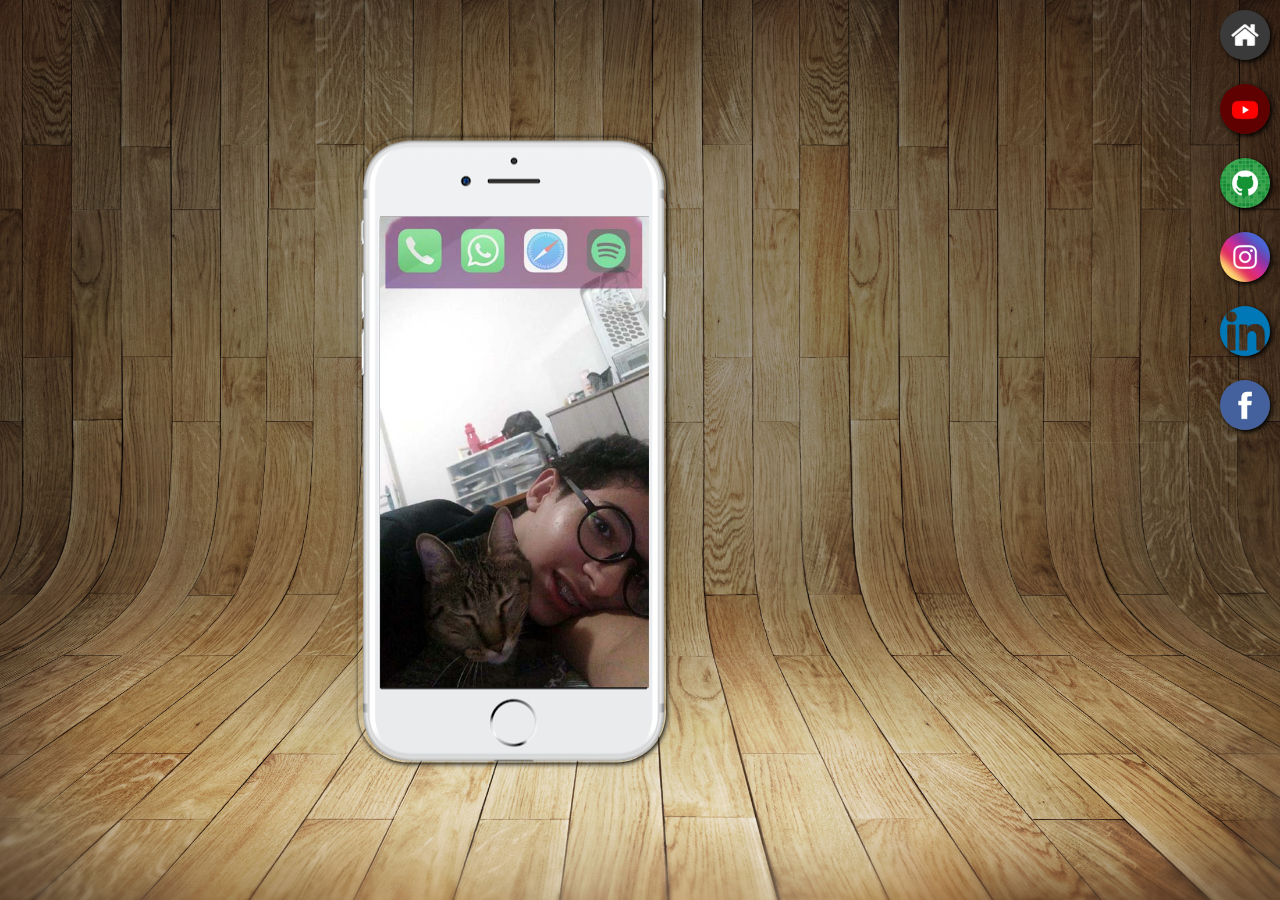
<file: index.html>
<!DOCTYPE html>
<html lang="pt-br">
<head>
    <meta charset="UTF-8">
    <meta name="viewport" content="width=device-width, initial-scale=1.0">
    <title>Projetos Redes Sociais</title>
    <link rel="shortcut icon" href="imagens/favicon.ico" type="image/x-icon">
    <link rel="stylesheet" href="estilos/style.css">
</head>
<body>
    <main>
        <section id="telefone">
            <iframe src="home.html" name="tela" id="tela" frameborder="0"></iframe>


        </section>
        <section id="redes-sociais">
            <a href="home.html" target="tela"><img src="imagens/logo-home.jpg" alt="Home"></a><br>
            <a href="youtube.html" target="tela"><img src="imagens/logo-youtube.jpg" alt="YouTube"></a><br>
            <a href="github.html" target="tela"><img src="imagens/logo-github.jpg" alt="GitHub"></a><br>
            <a href="instagram.html" target="tela"><img src="imagens/logo-instagram.jpg" alt="Instagram"></a><br>
            <a href="linkedin.html" target="tela"><img src="imagens/linkedin.png" alt="Linkedin"></a><br>
            <a href="facebook.html" target="tela"><img src="imagens/logo-facebook.jpg" alt="Facebook"></a><br>



        </section>
    </main>
</body>
</html>
</file>
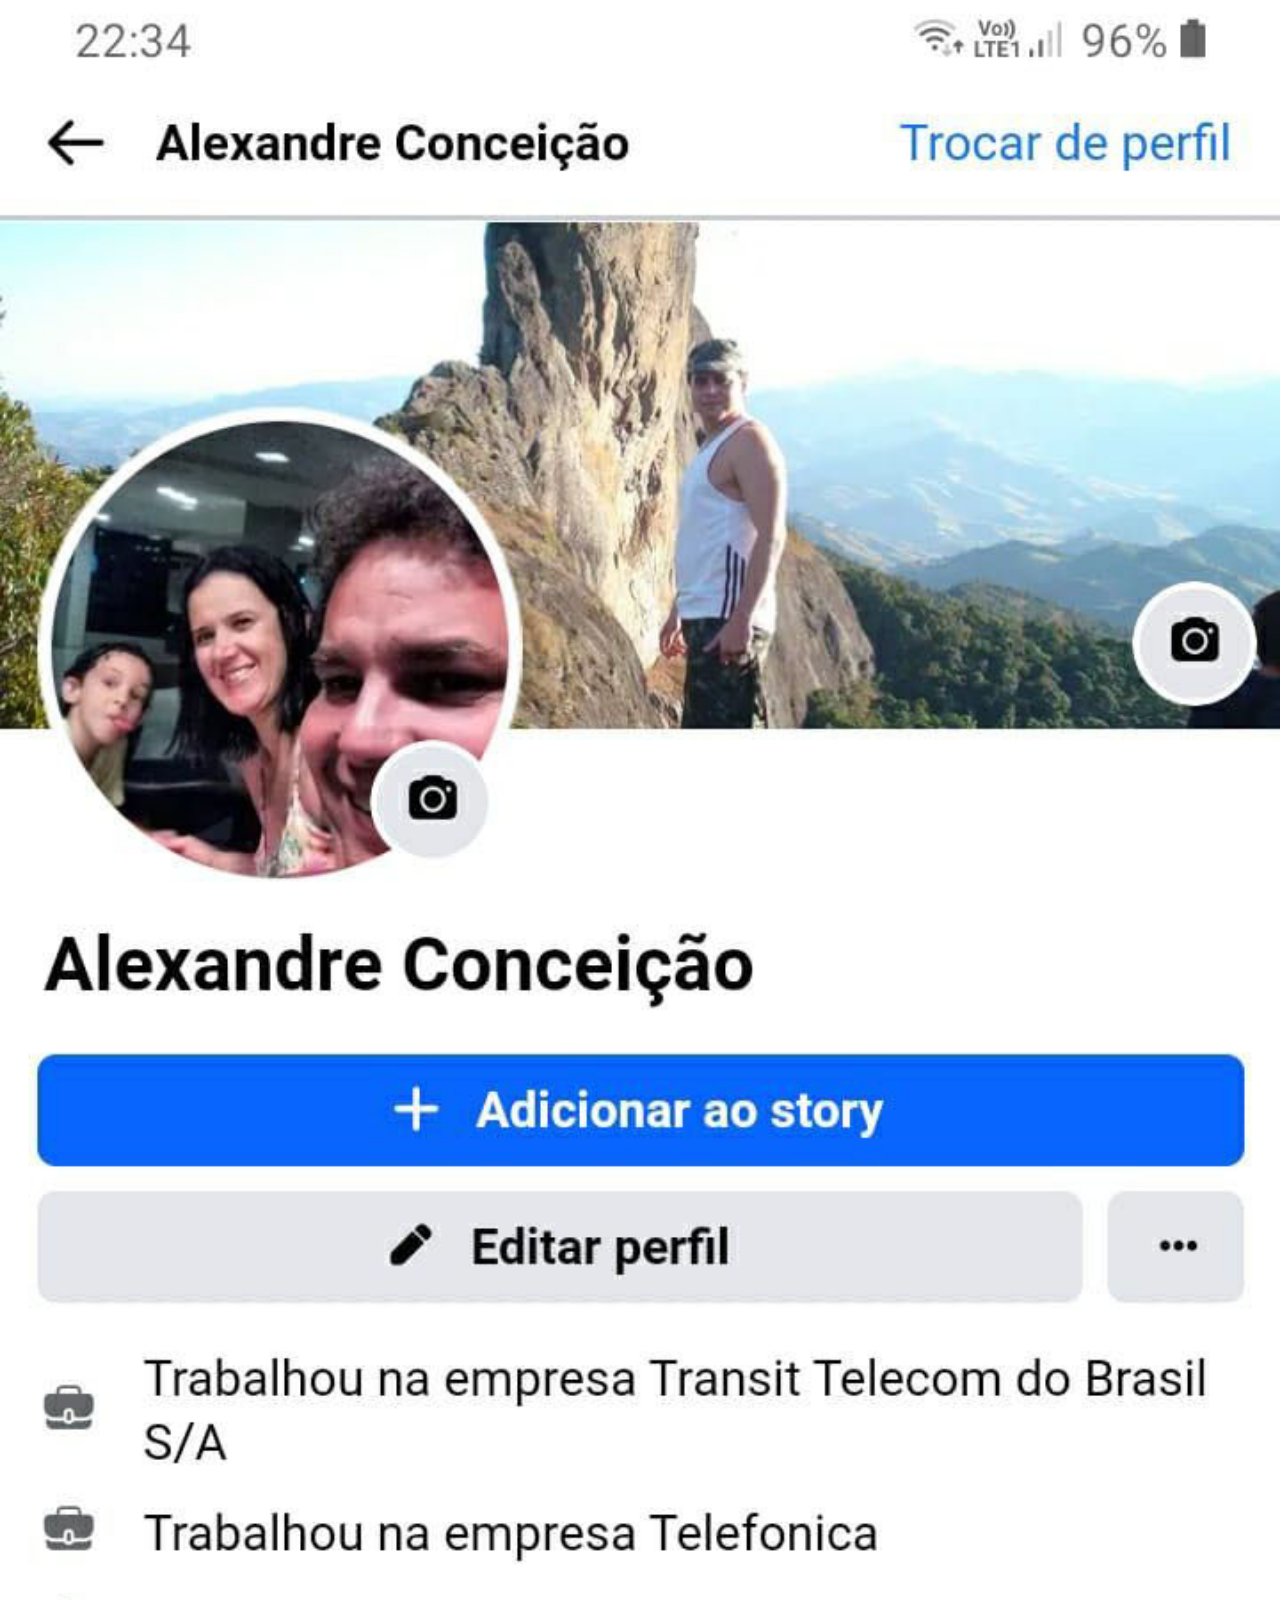
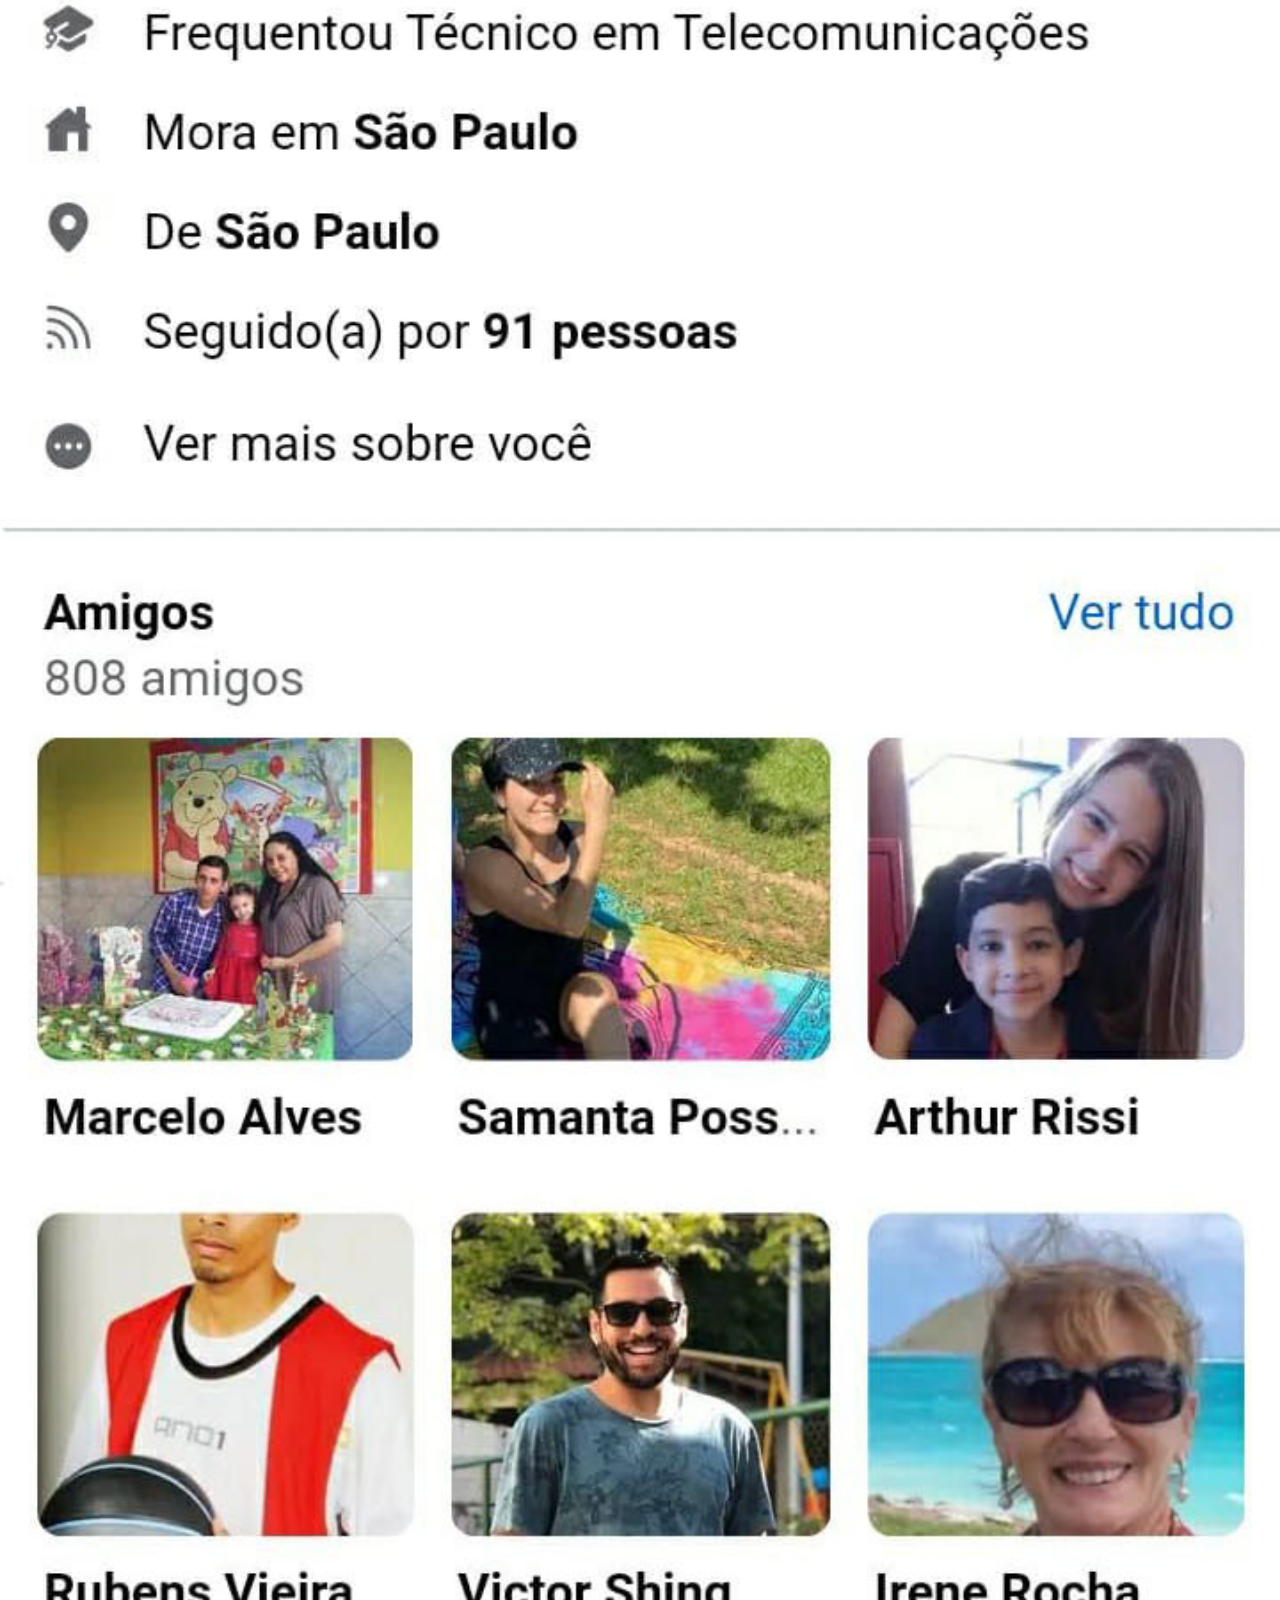
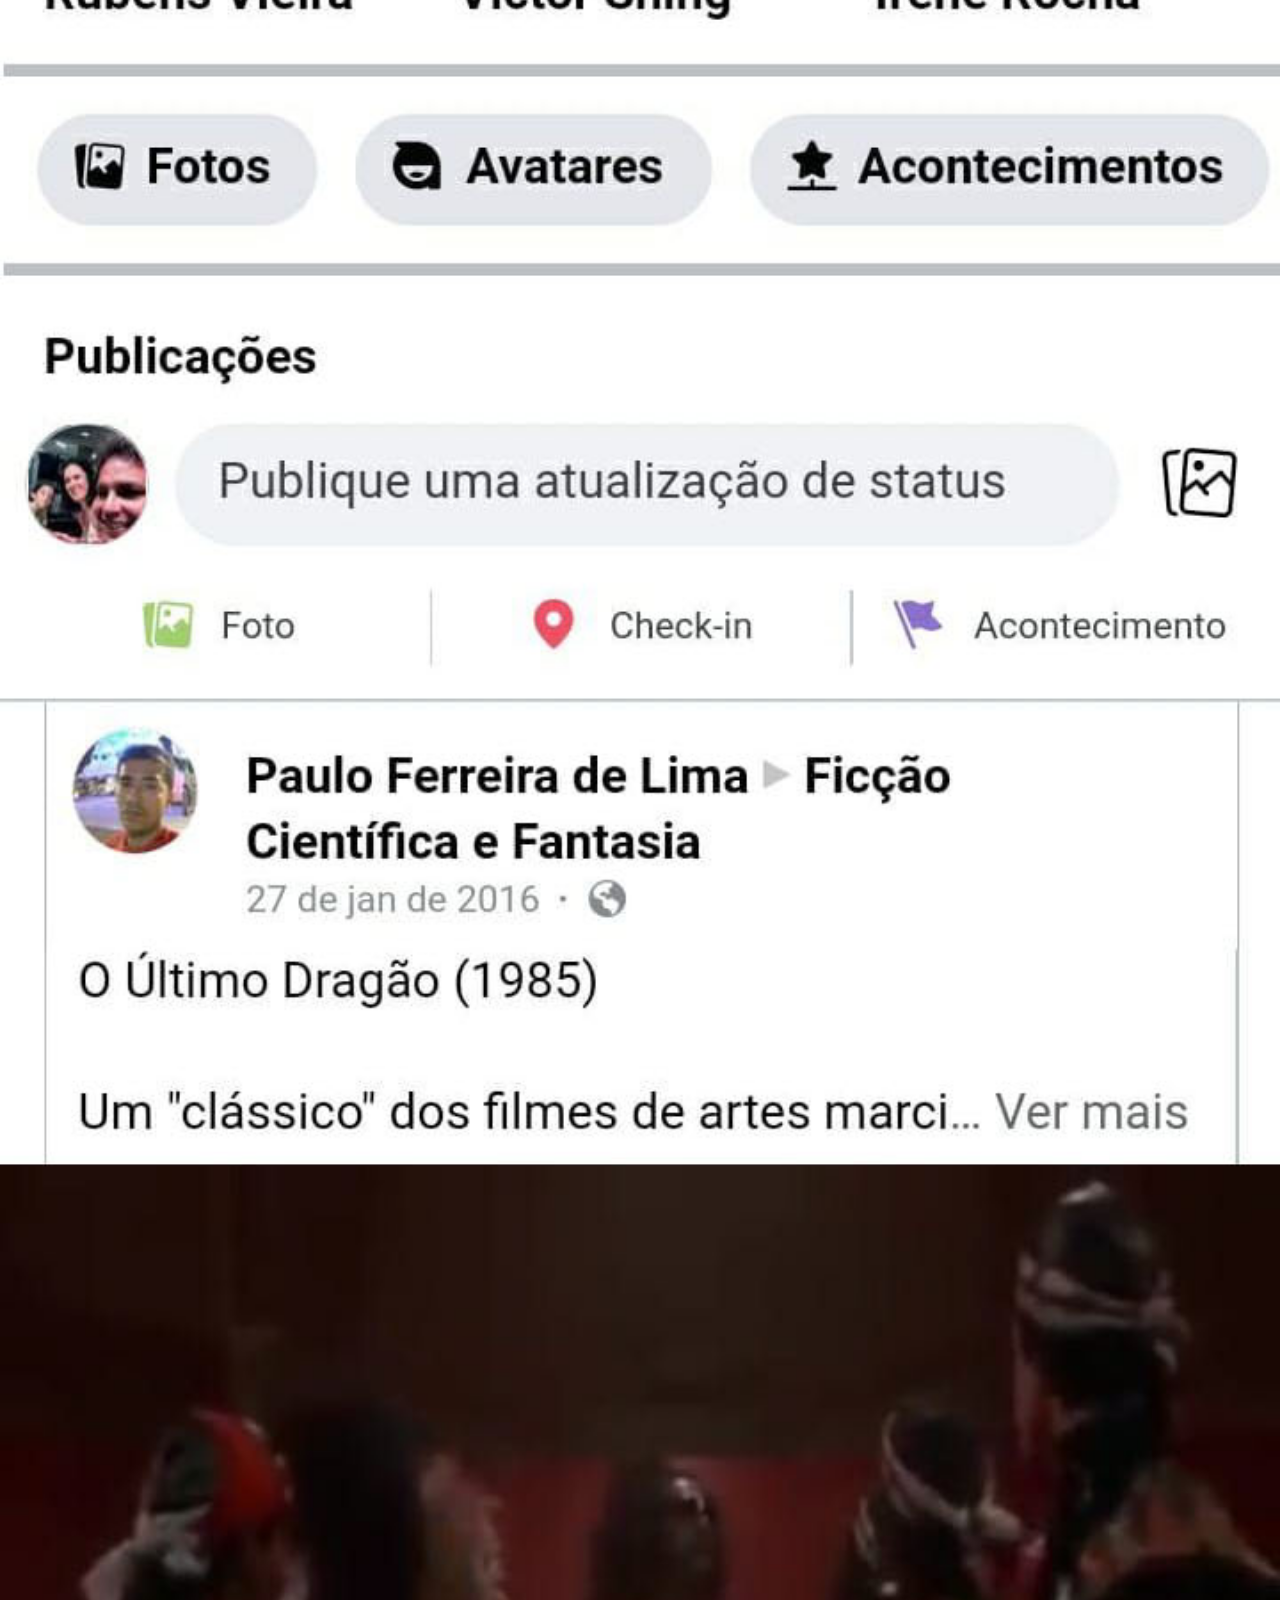
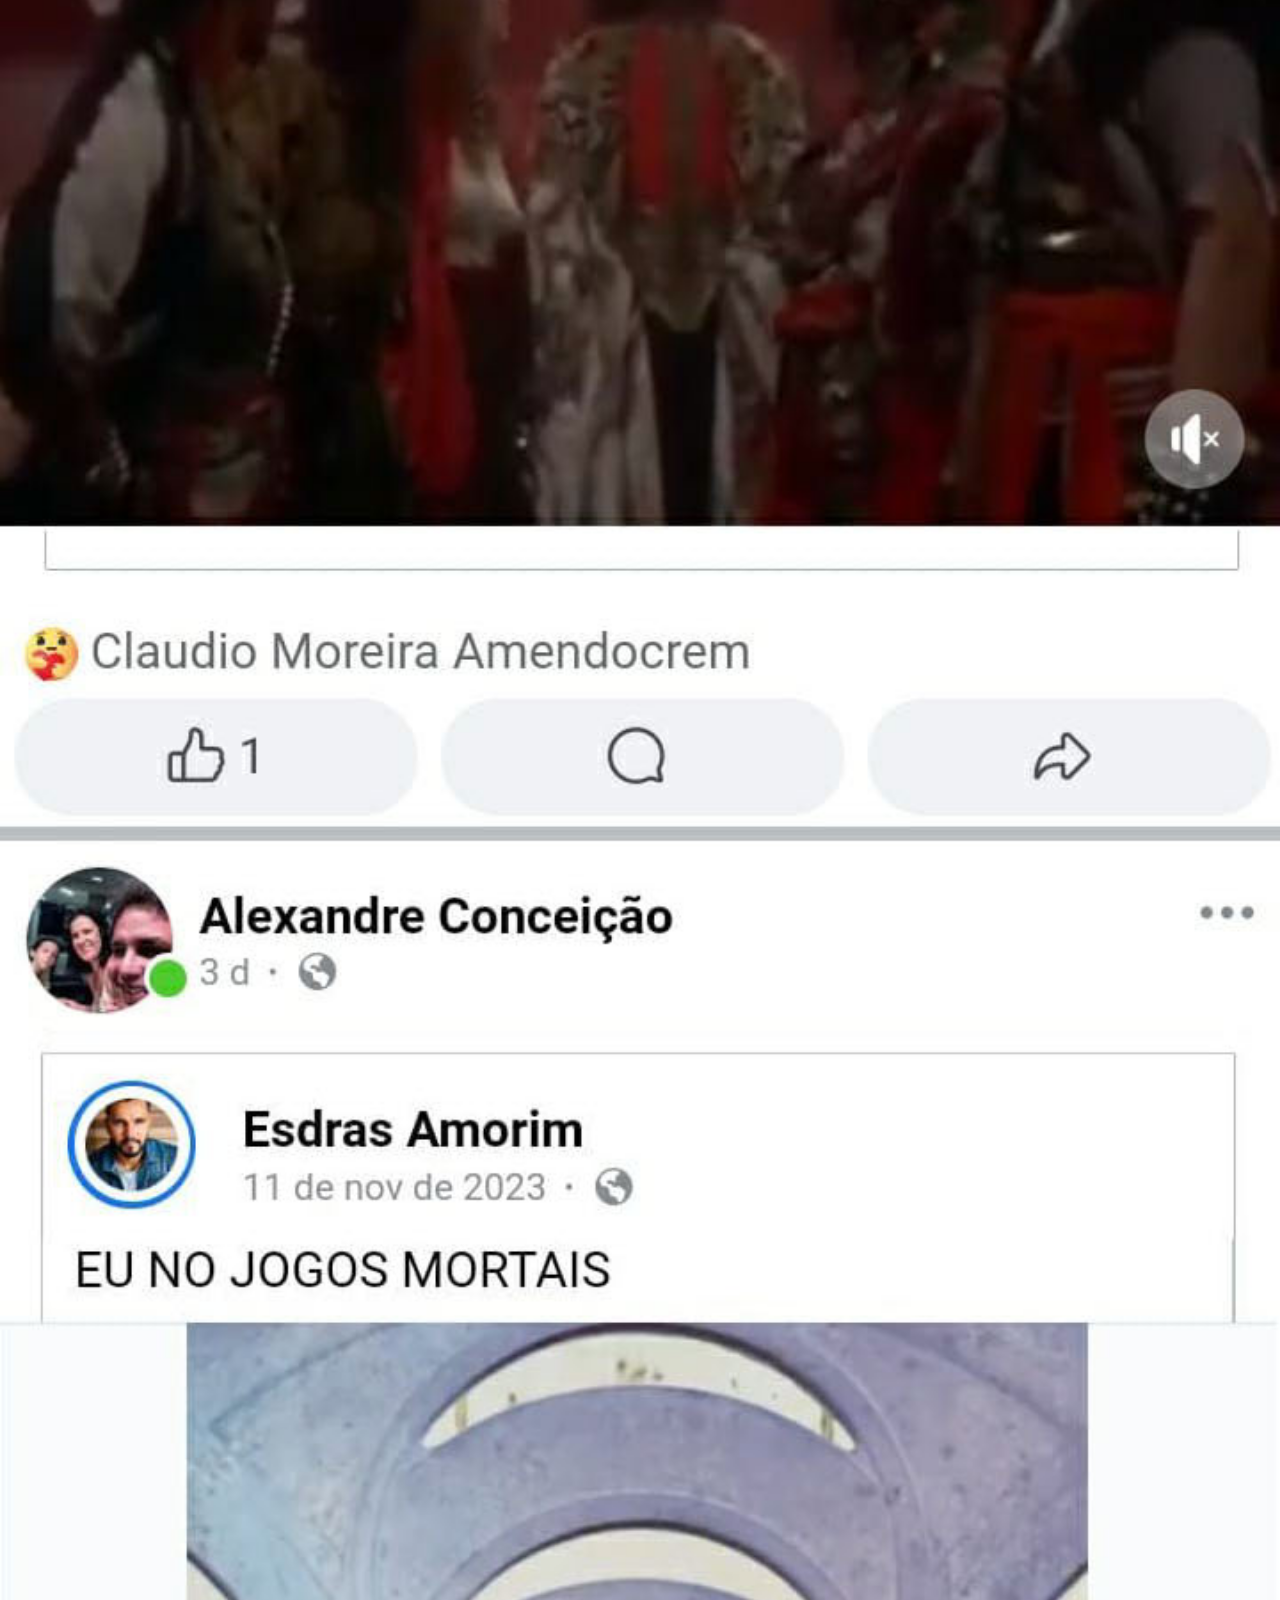
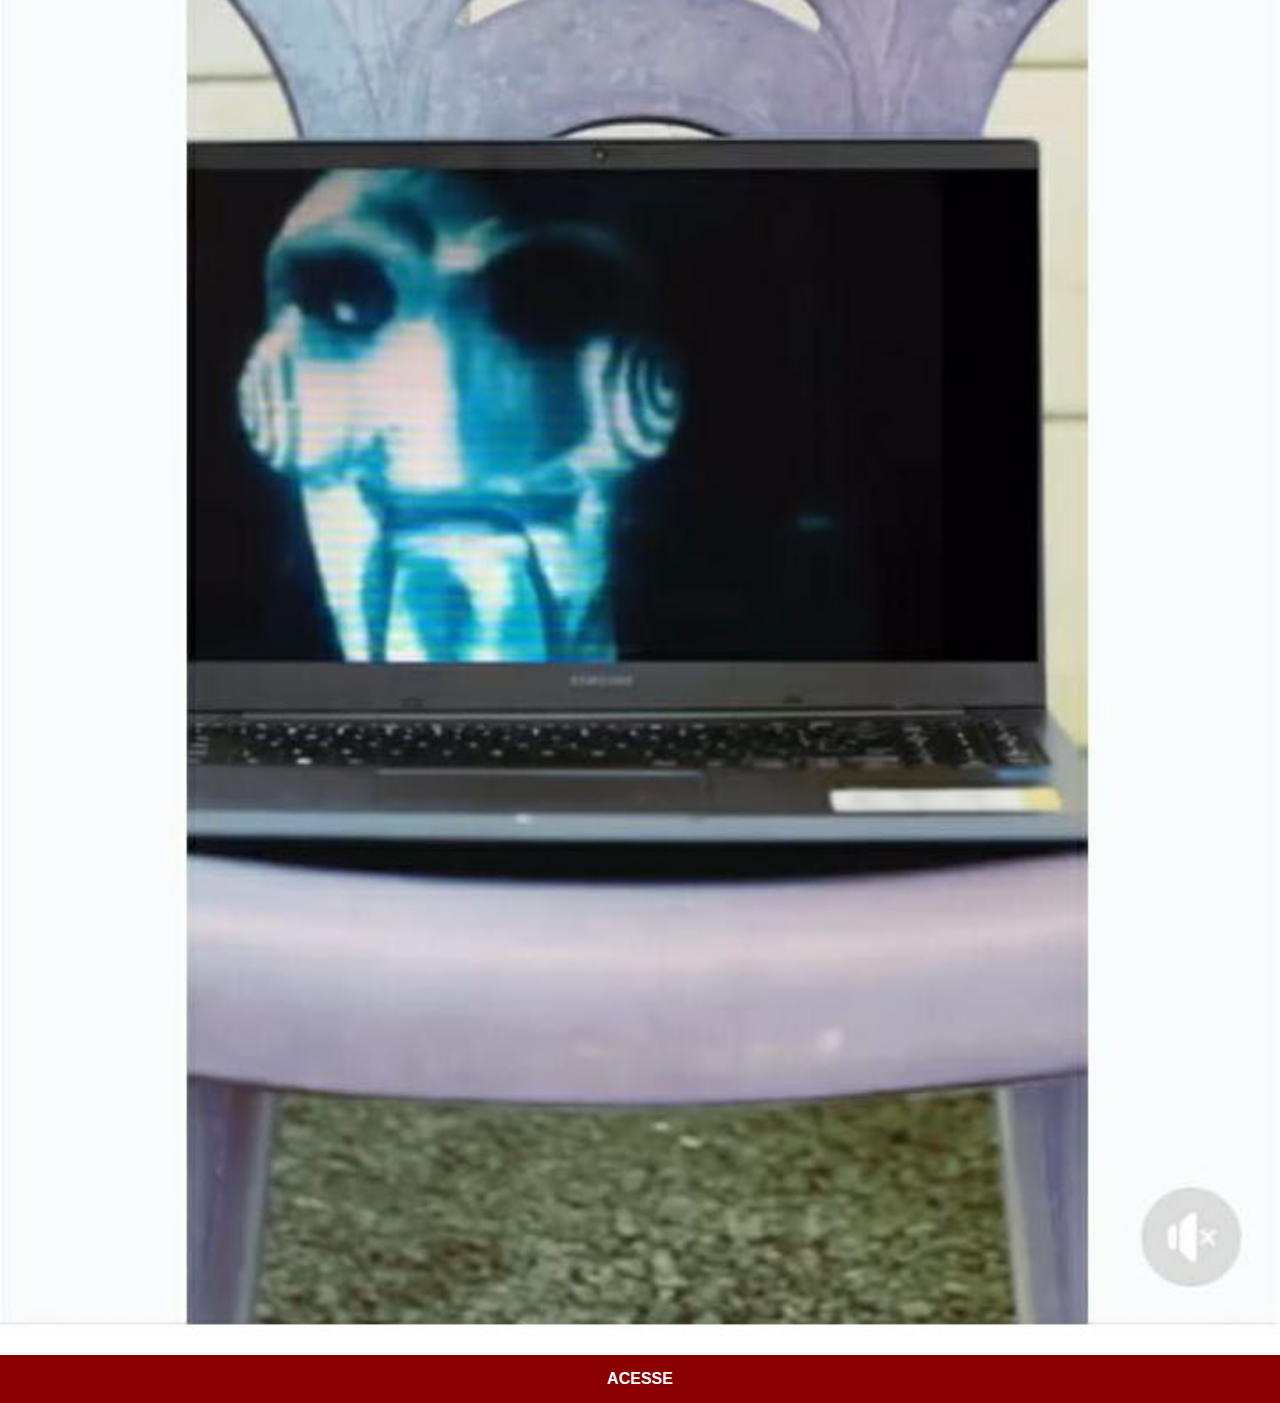
<file: facebook.html>
<!DOCTYPE html>
<html lang="pt-br">
<head>
    <meta charset="UTF-8">
    <meta name="viewport" content="width=device-width, initial-scale=1.0">
    <title>YouTube</title>
    <link rel="stylesheet" href="estilos/social.css">

</head>
<body>
    <img src="imagens/tela-face-eu.jpg" alt="FaceBook">
    <a href="https://www.facebook.com/alexandre.conceicao.184" target="_blank">ACESSE</a>
</body>
</html>
</file>
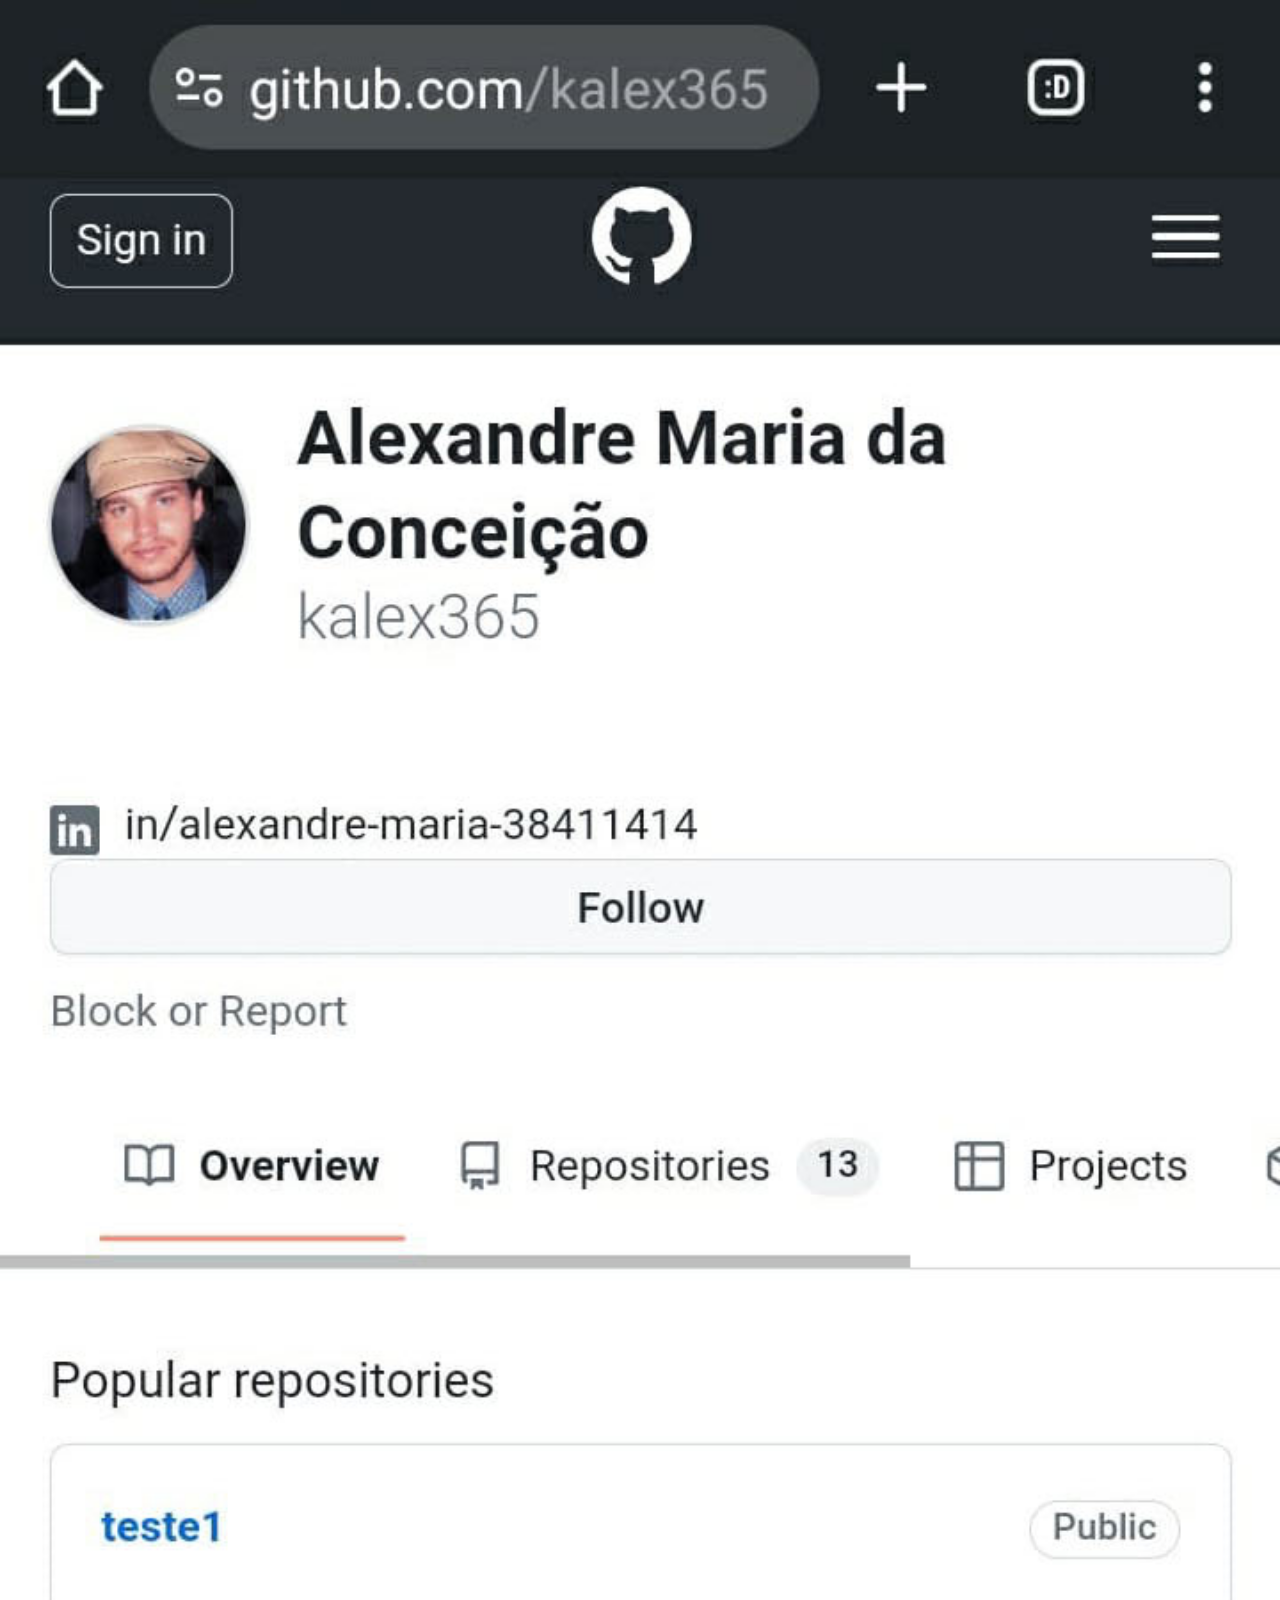
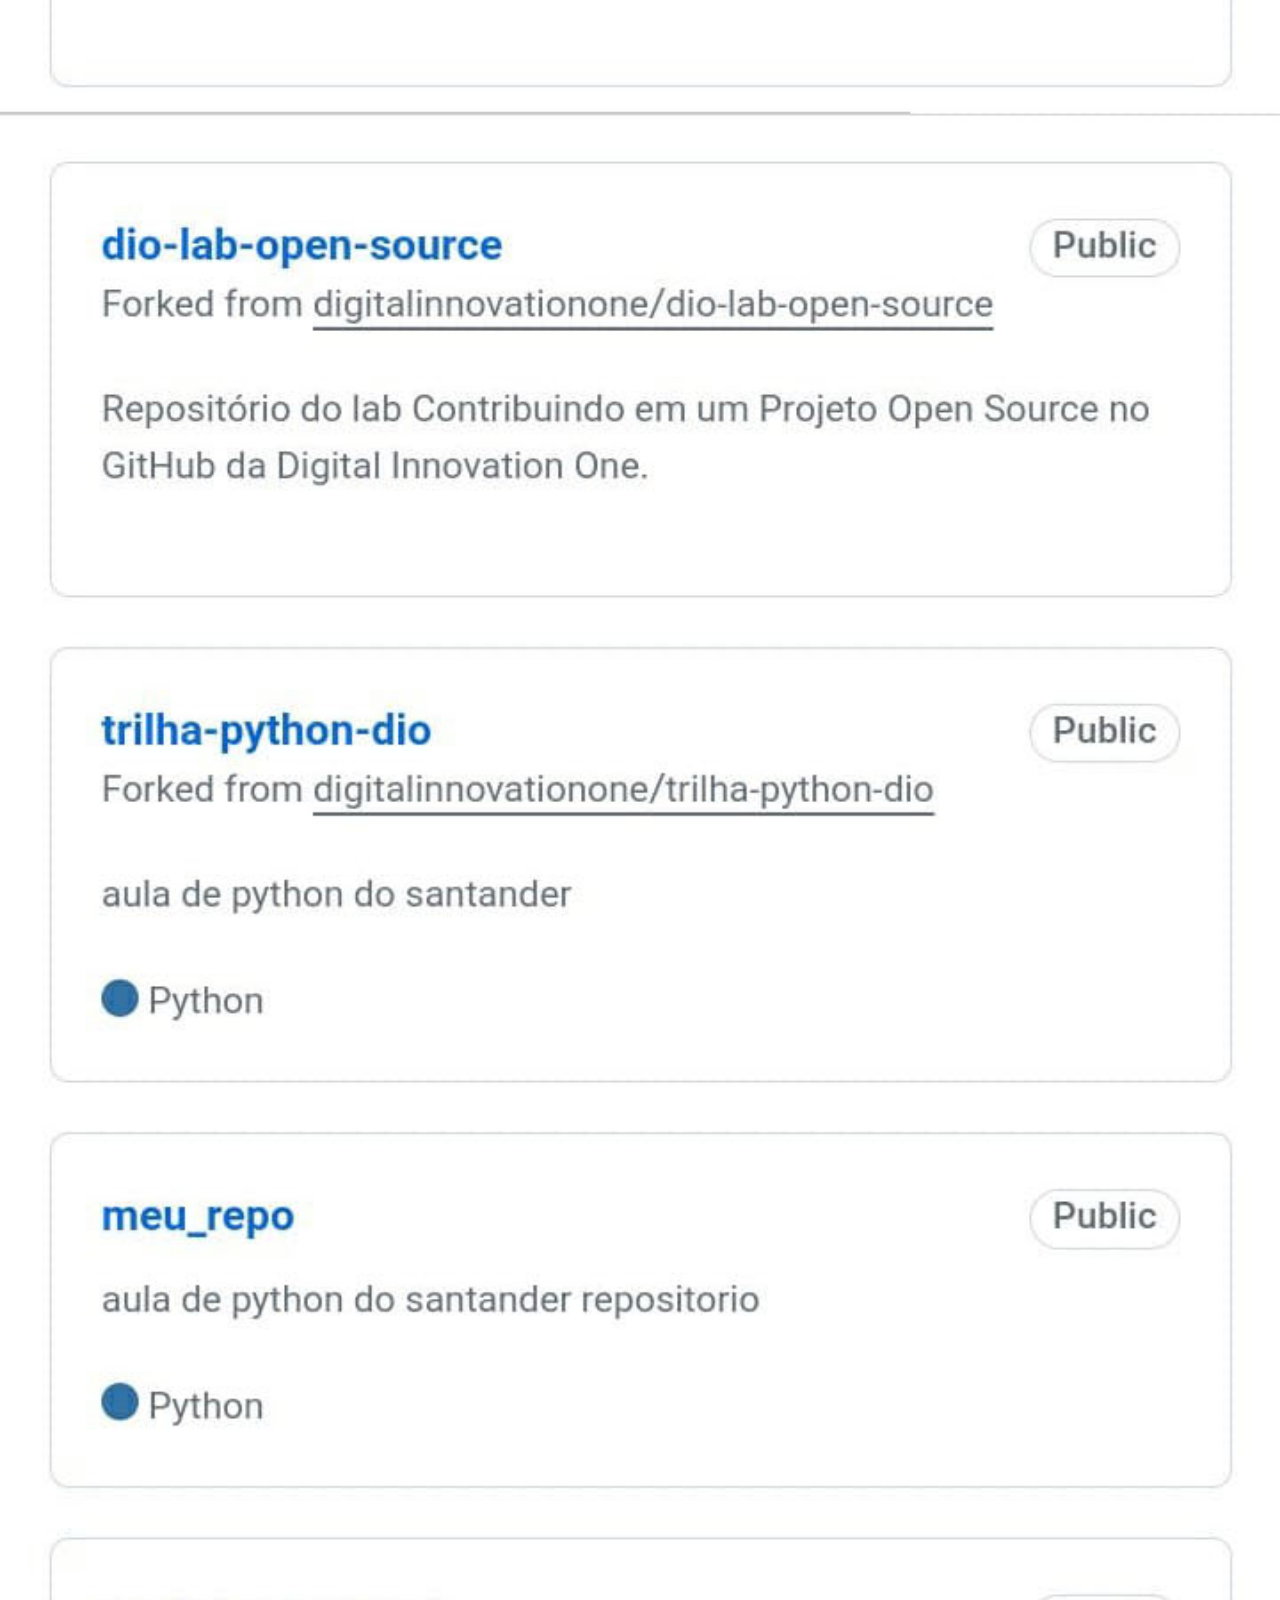
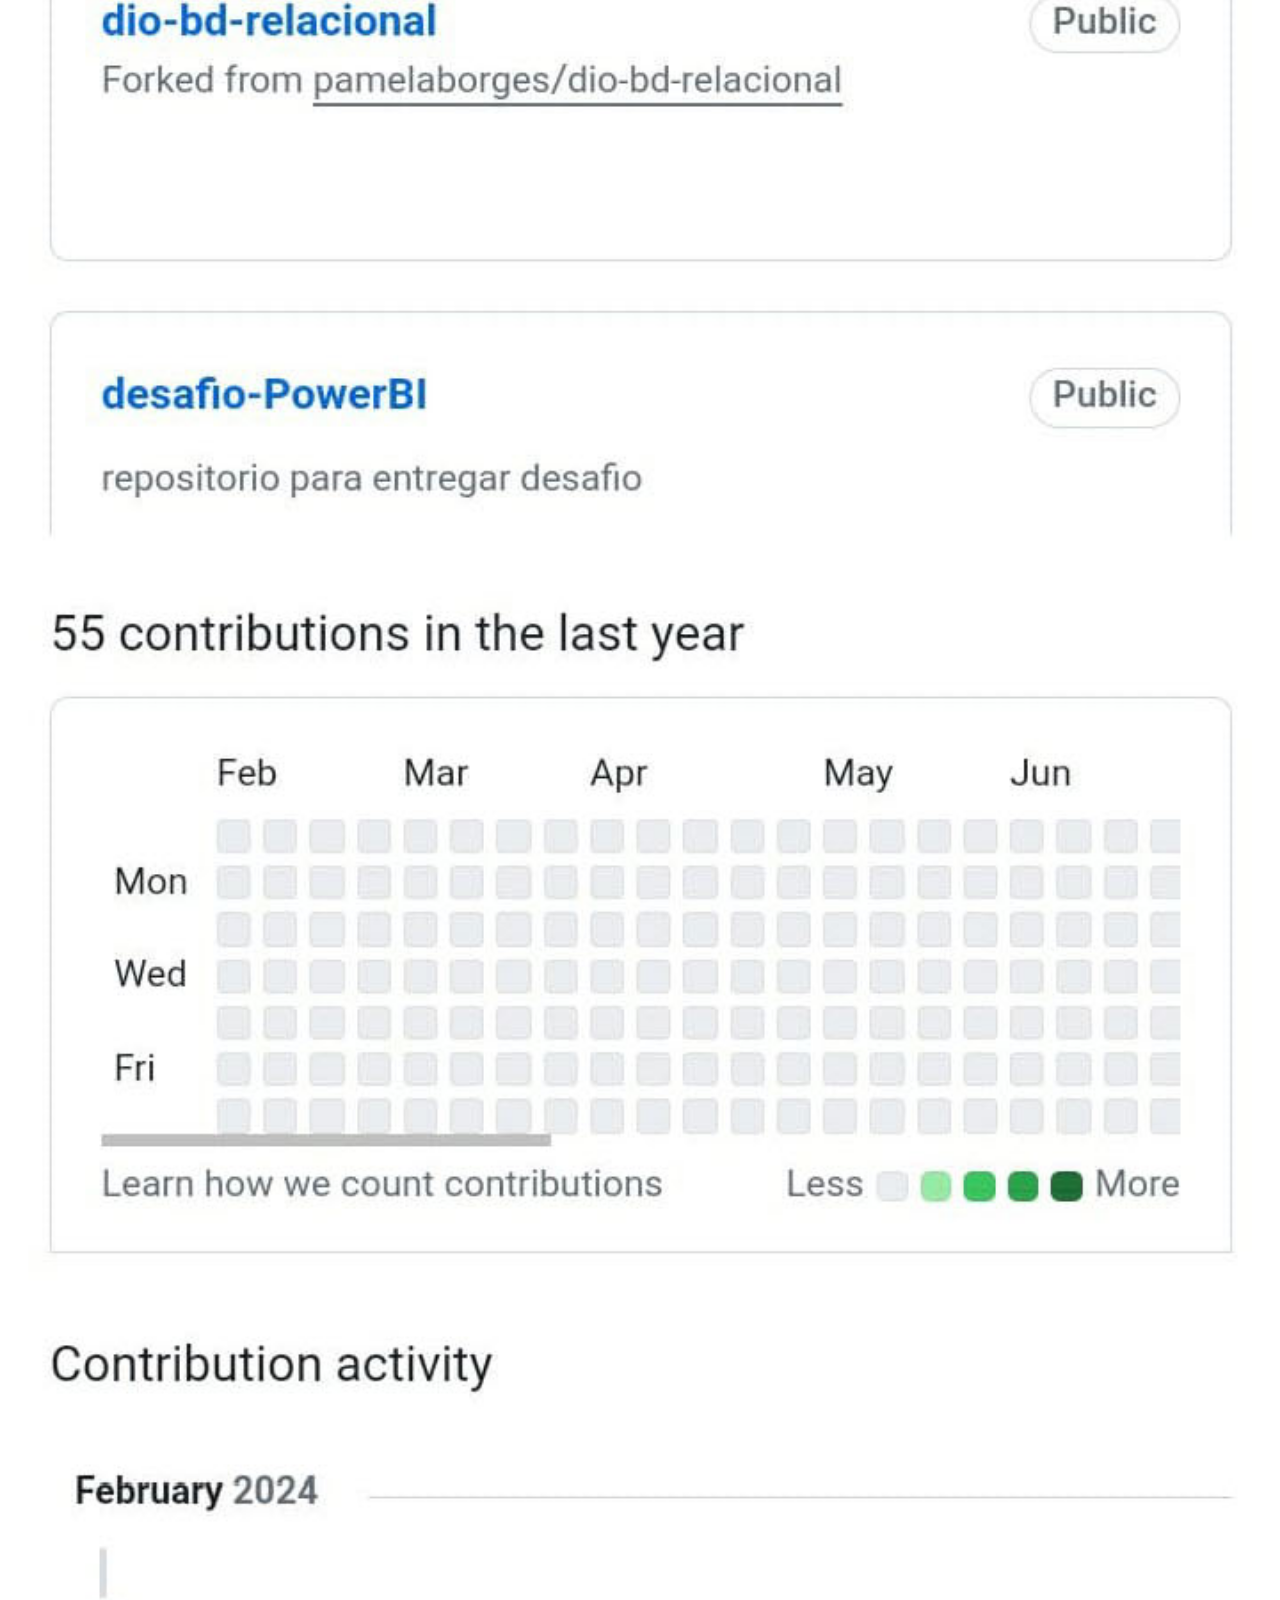
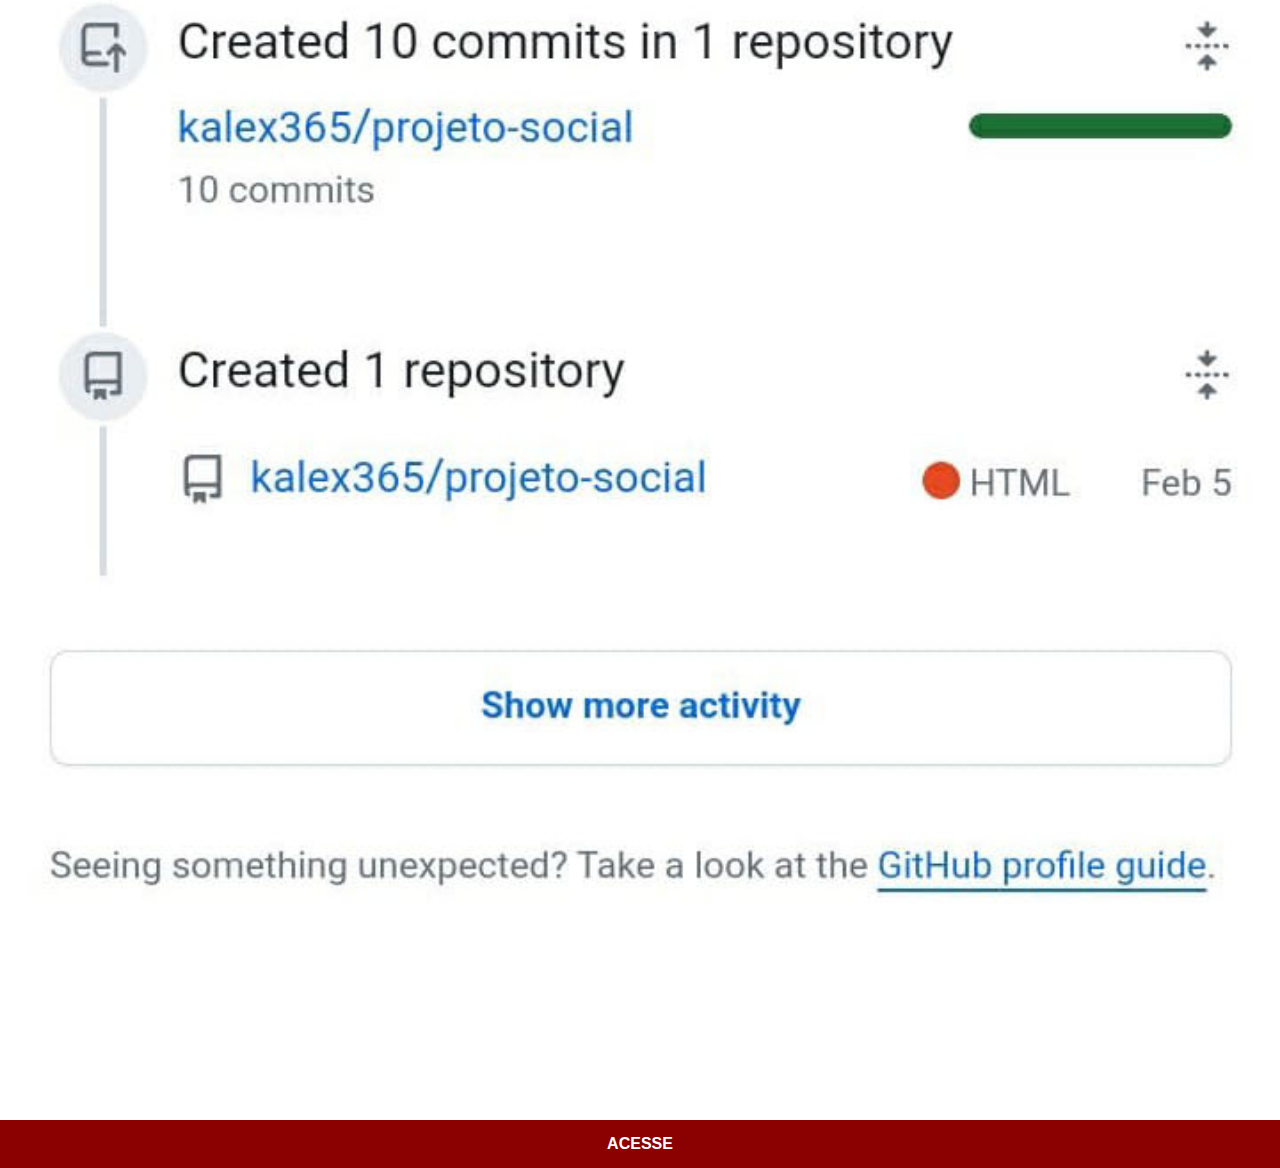
<file: github.html>
<!DOCTYPE html>
<html lang="pt-br">
<head>
    <meta charset="UTF-8">
    <meta name="viewport" content="width=device-width, initial-scale=1.0">
    <title>YouTube</title>
    <link rel="stylesheet" href="estilos/social.css">

</head>
<body>
    <img src="imagens/tela-github-eu.jpg" alt="GitHub">
    <a href="https://github.com/kalex365" target="_blank">ACESSE</a>
</body>
</html>
</file>
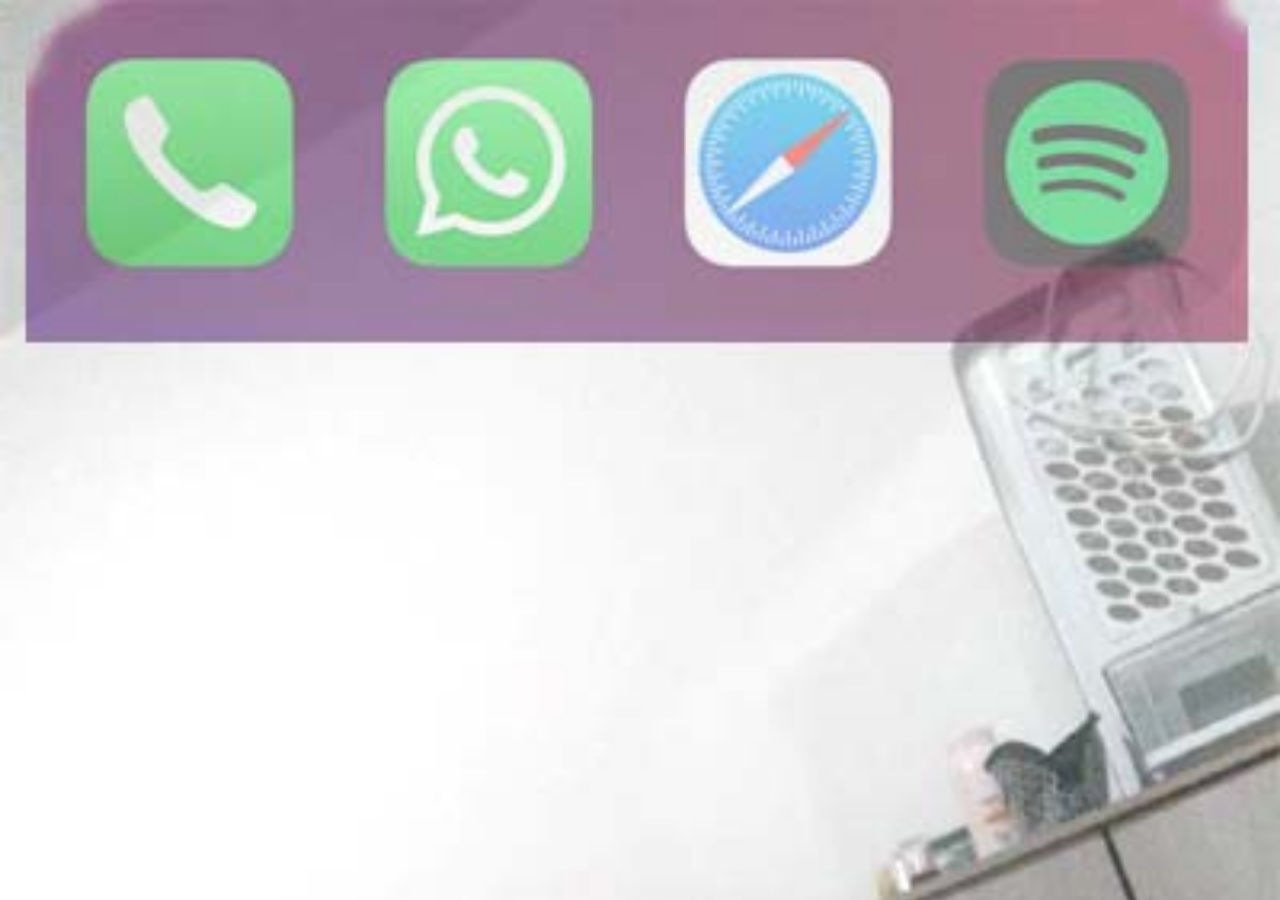
<file: home.html>
<!DOCTYPE html>
<html lang="pt-br">
<head>
    <meta charset="UTF-8">
    <meta name="viewport" content="width=device-width, initial-scale=1.0">
    <title>Home</title>
</head>
<style>
    * {
        margin: 0px;
        padding: 0px;
    }
    body {
        width: 100vw;
        height: 100vh;
        background: black url('imagens/tela-home2.jpg') no-repeat top center;
        background-size: cover;
    }
</style>
<body>
    
</body>
</html>
</file>
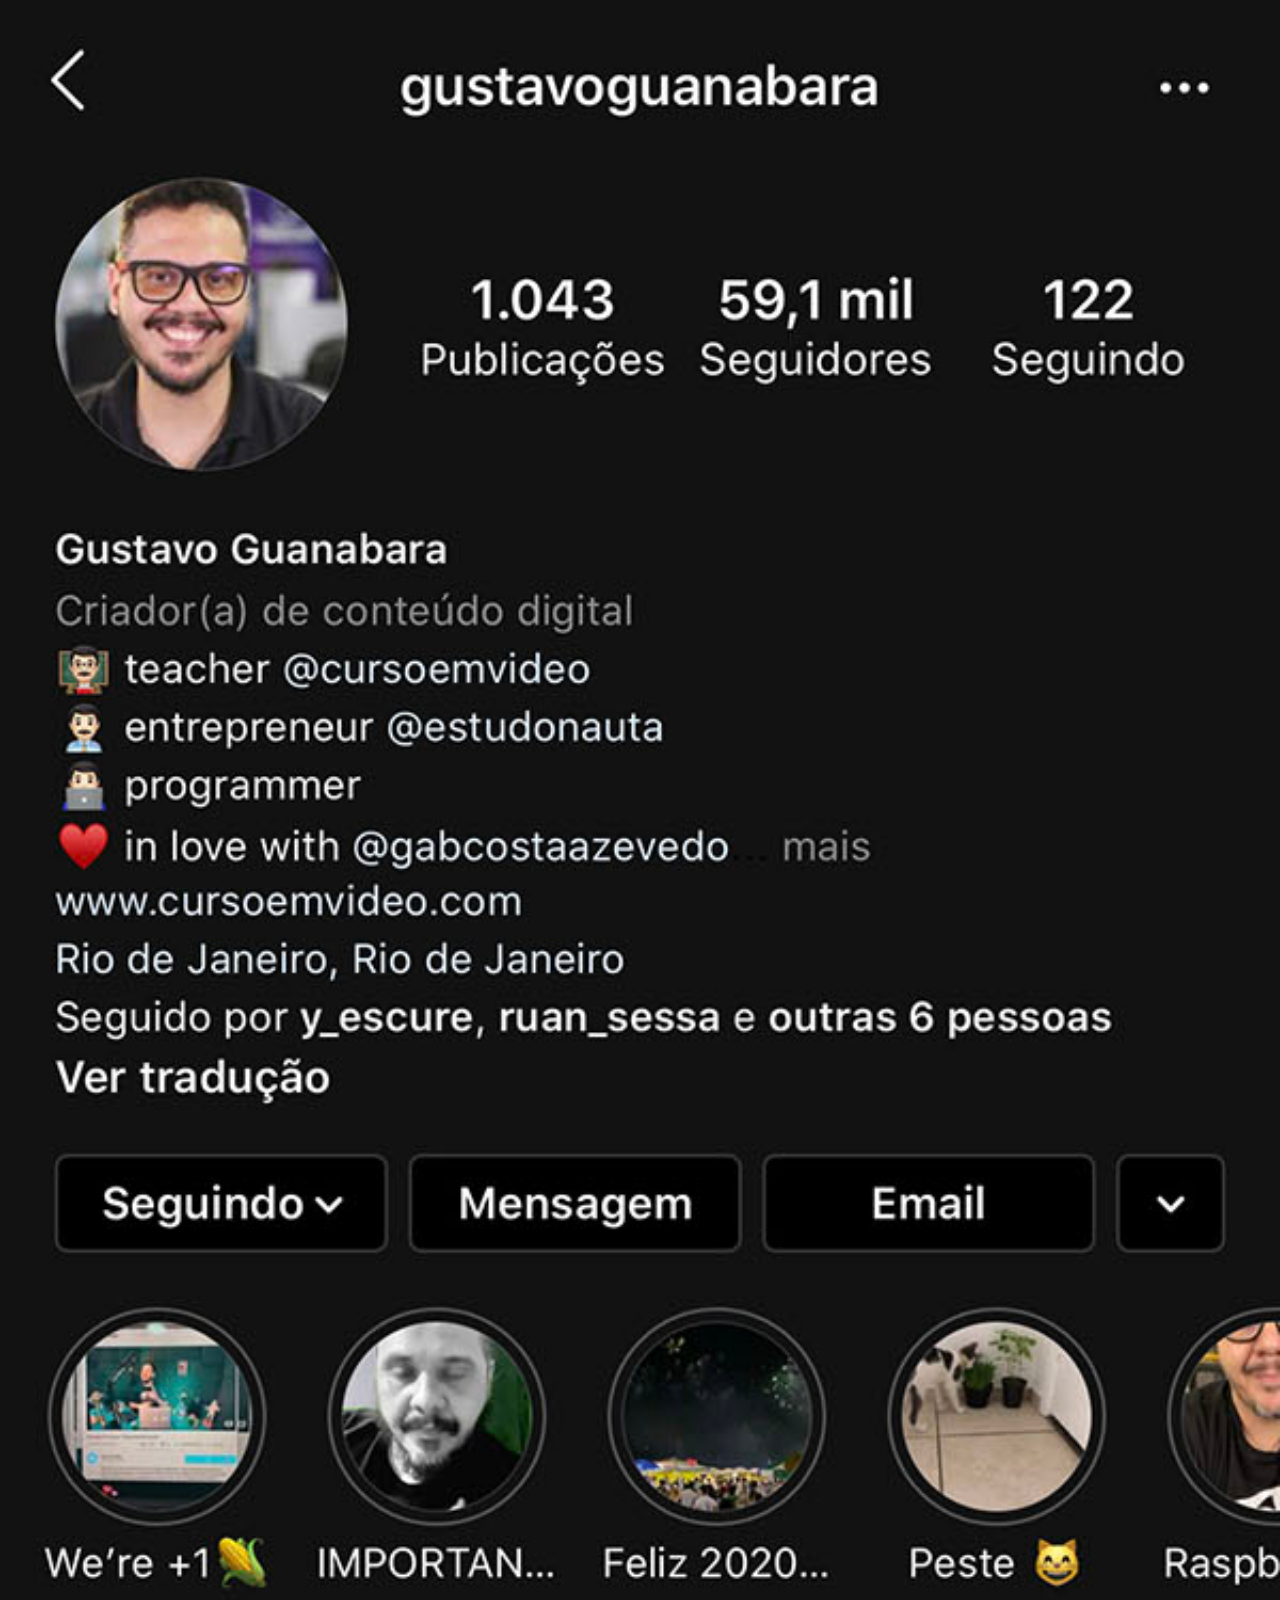
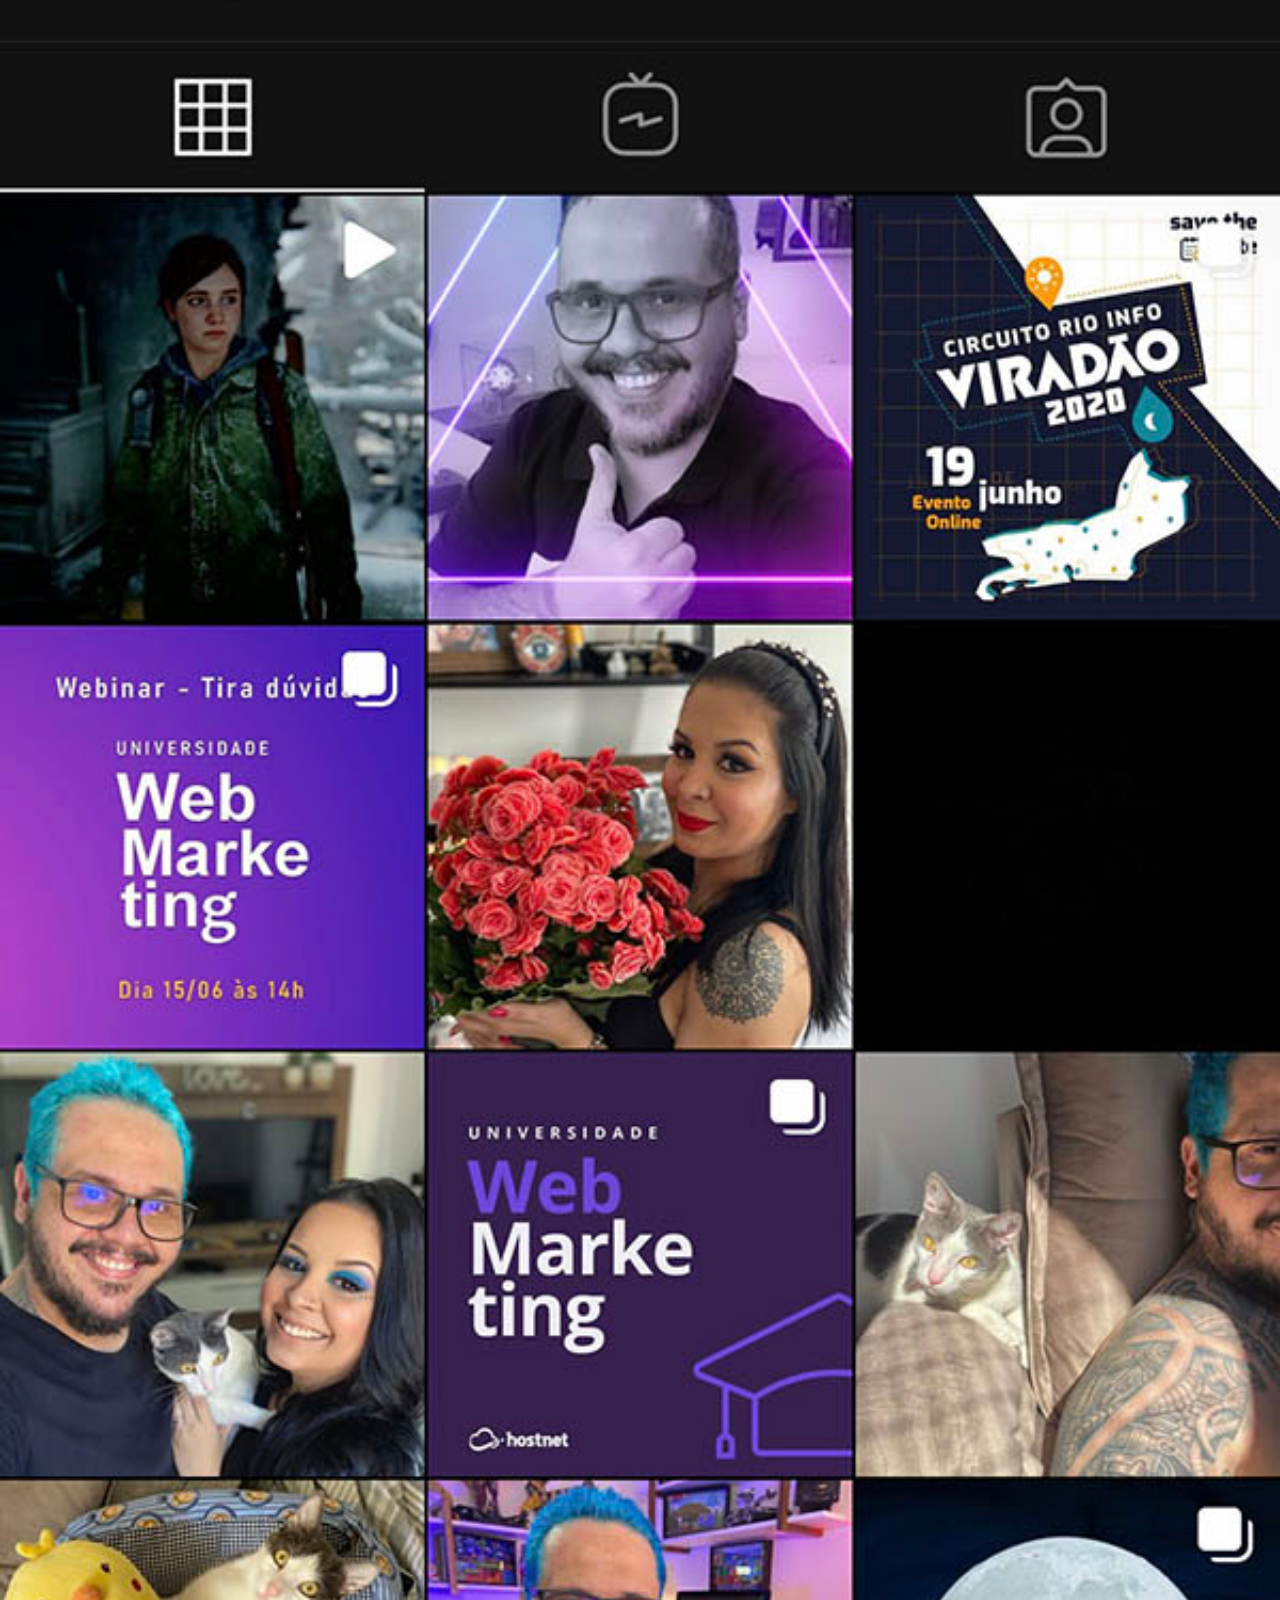
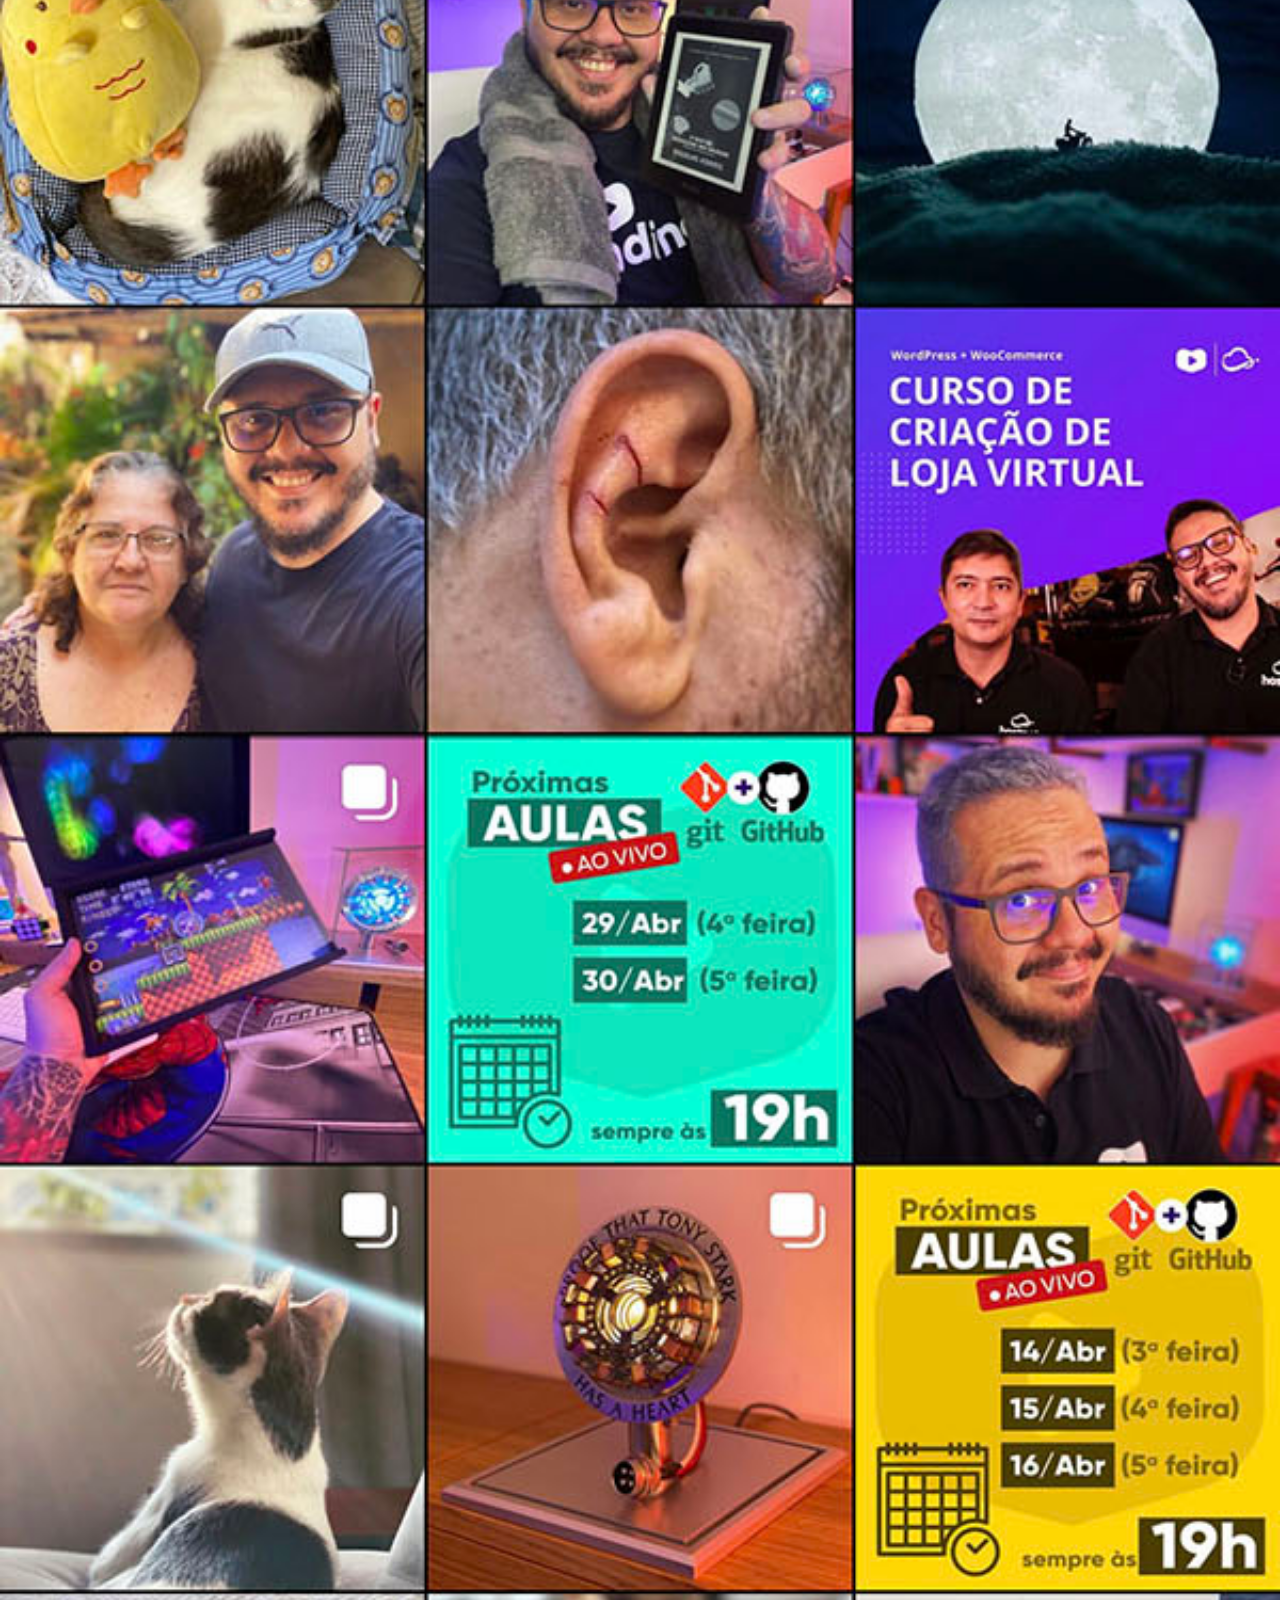
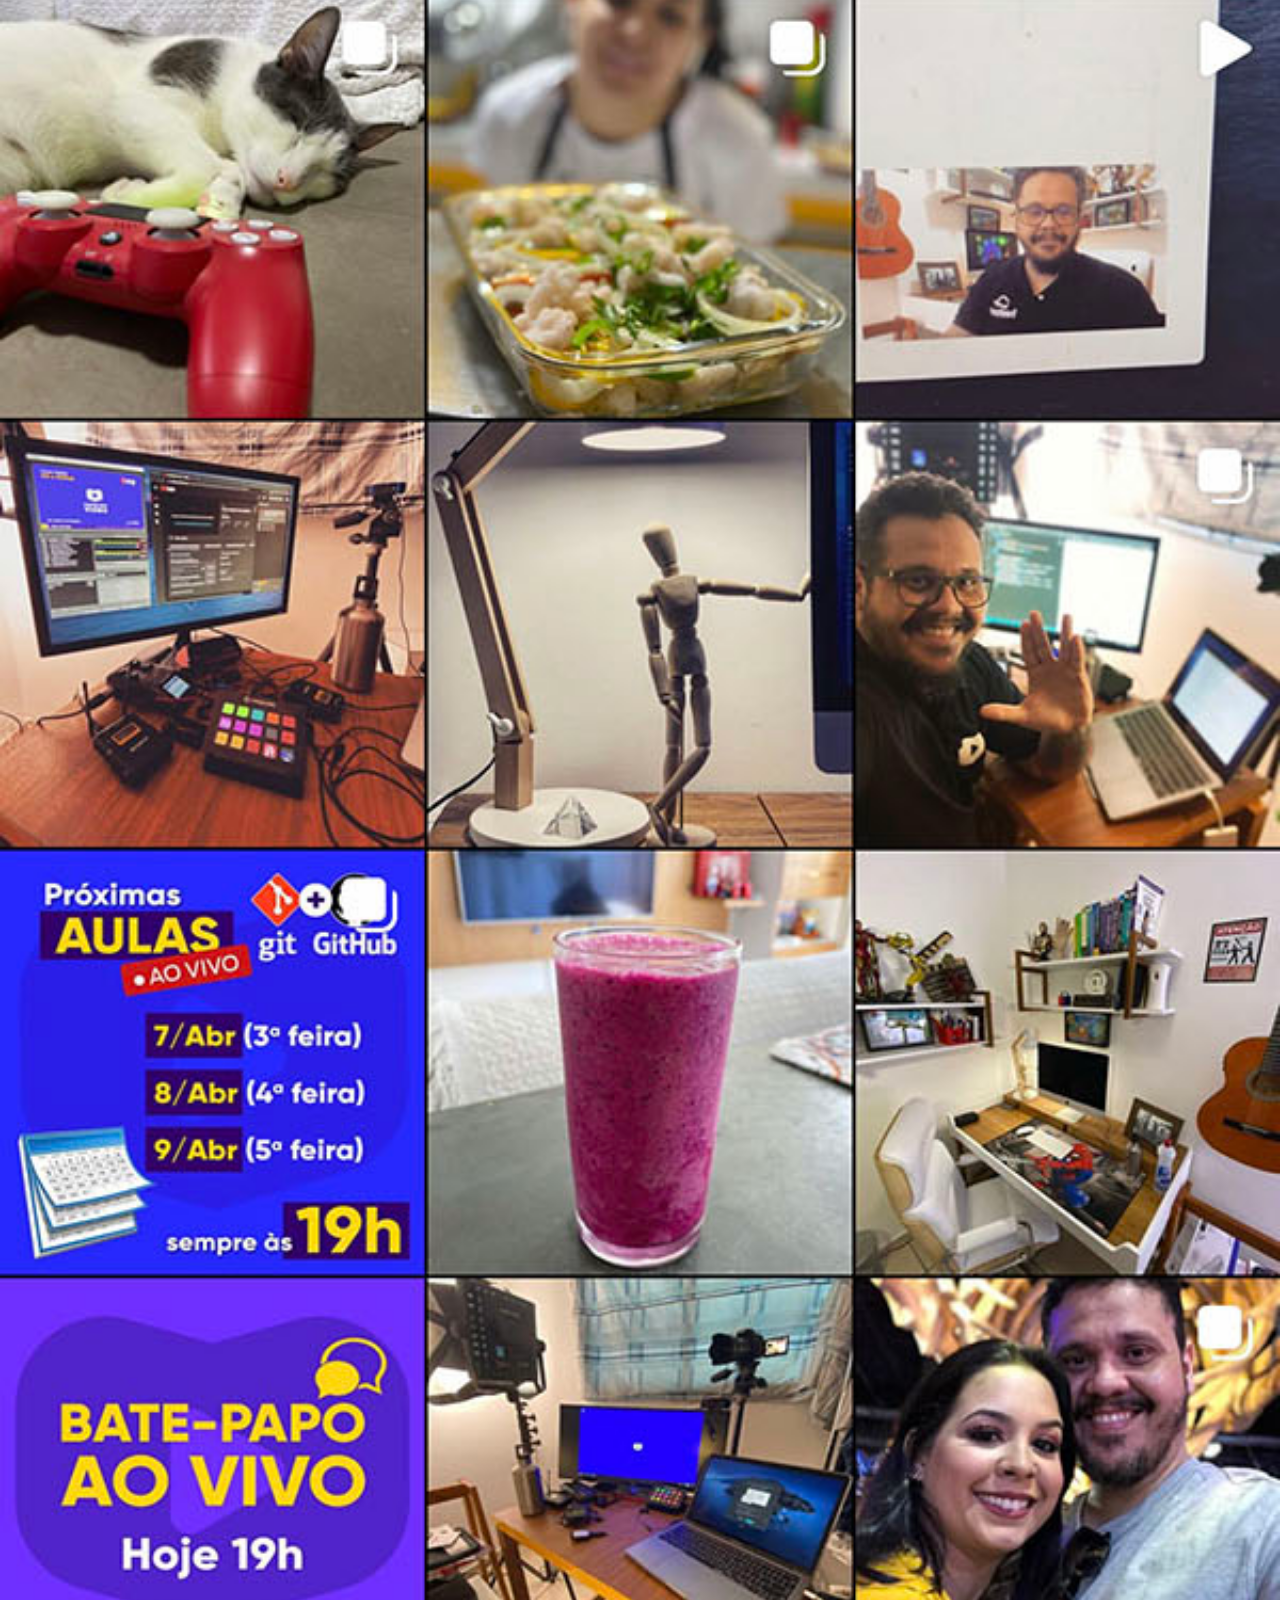
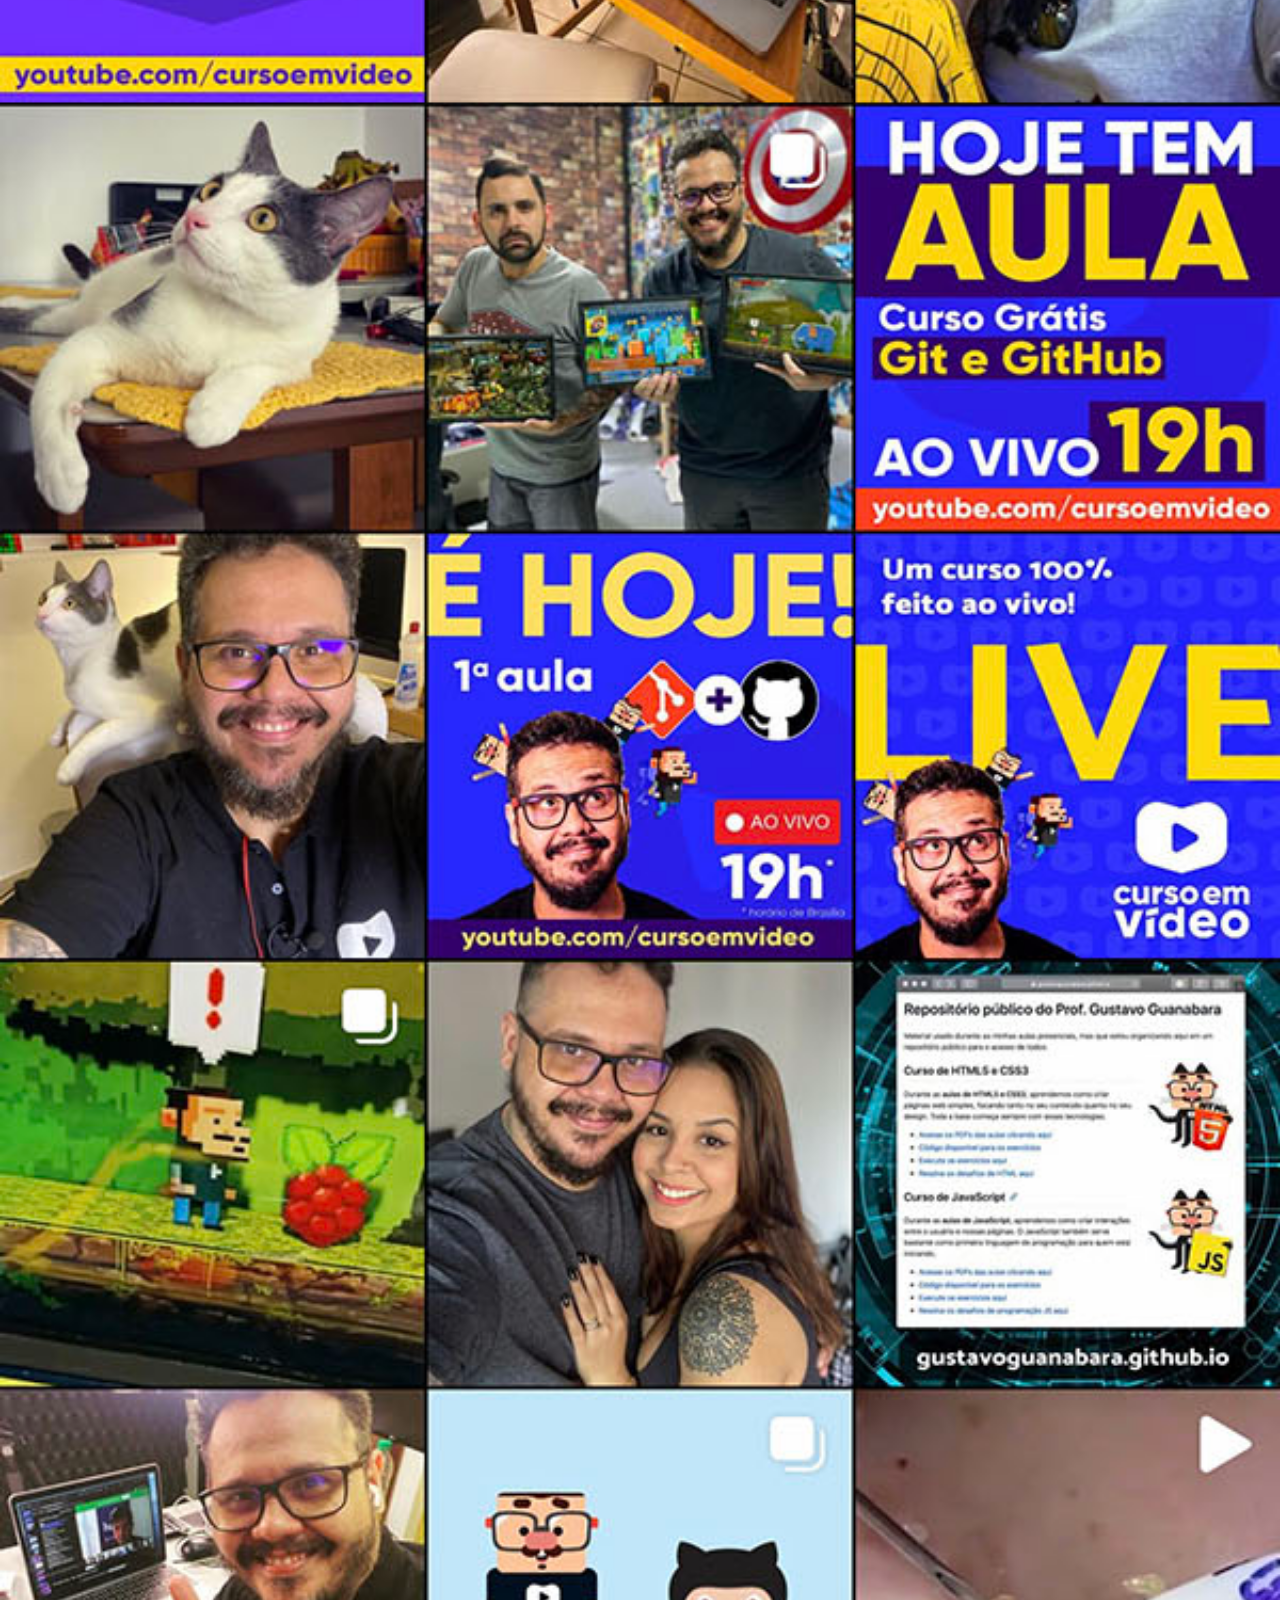
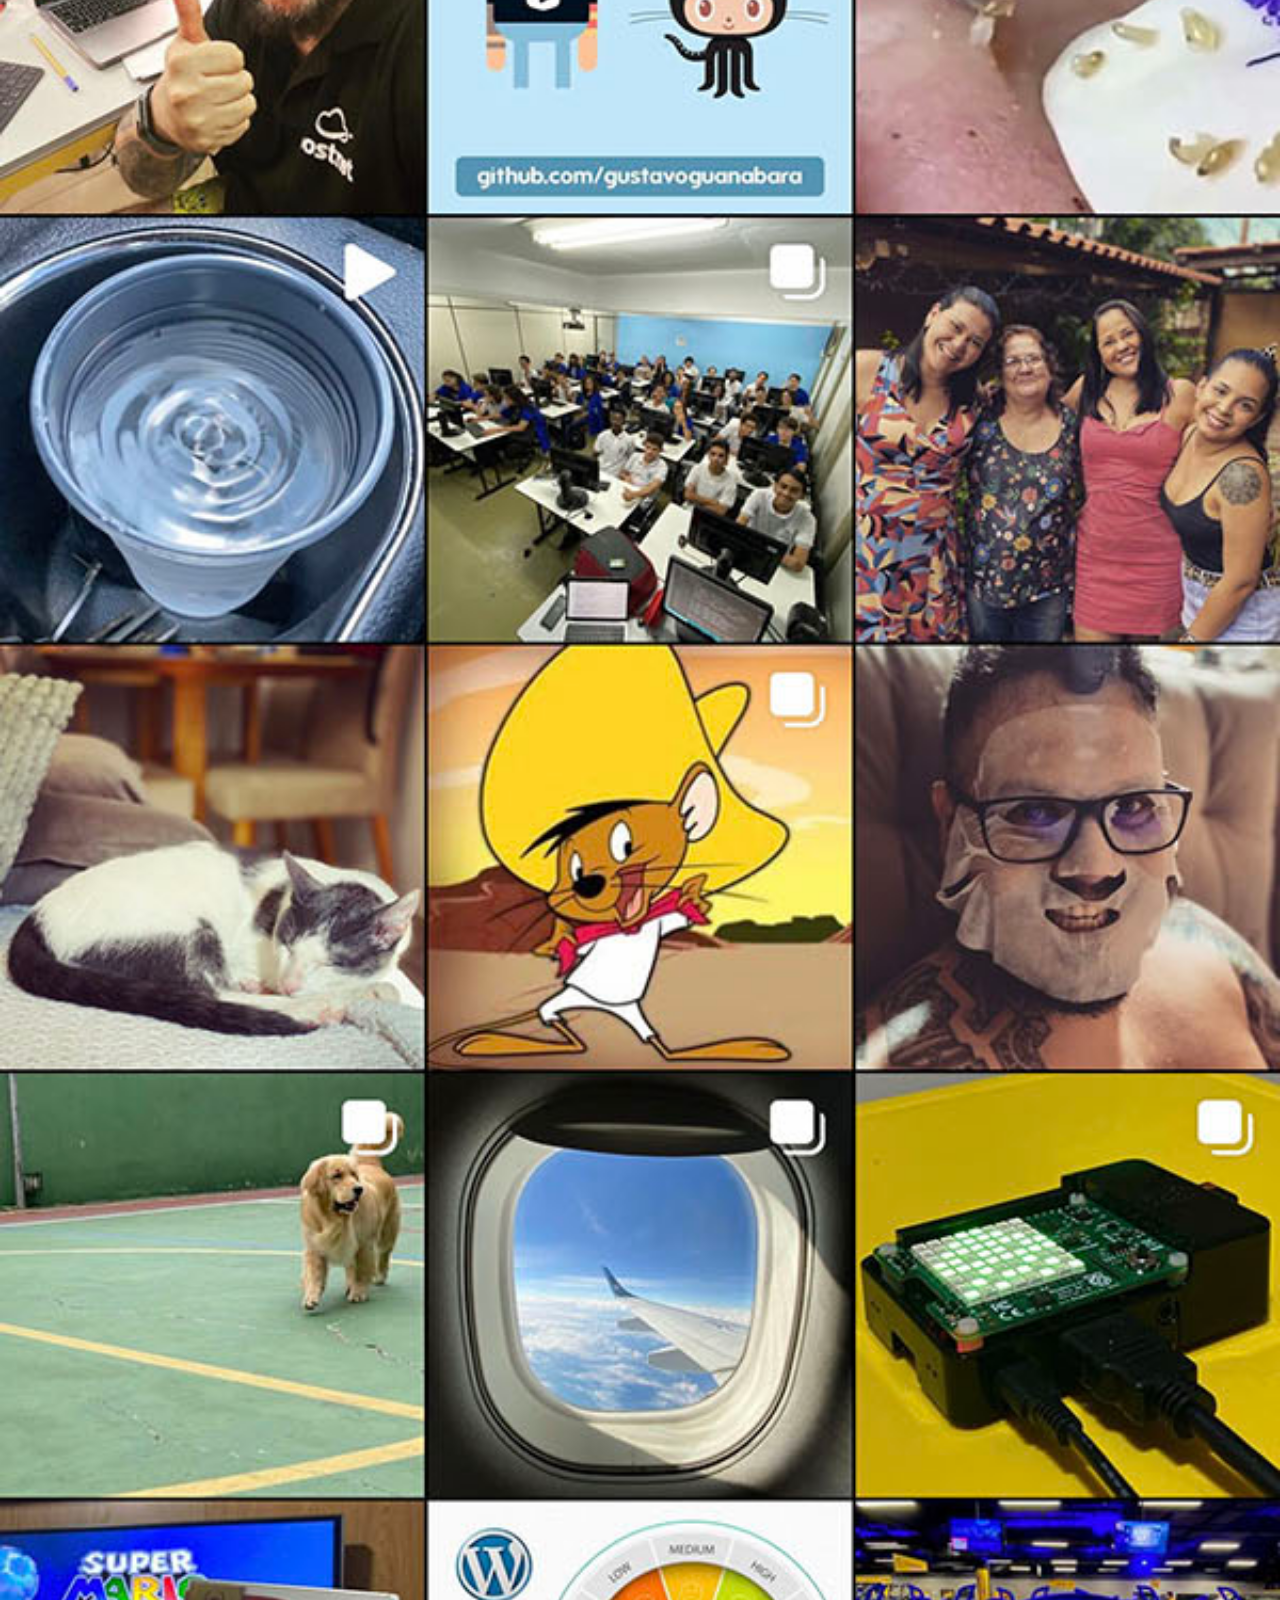
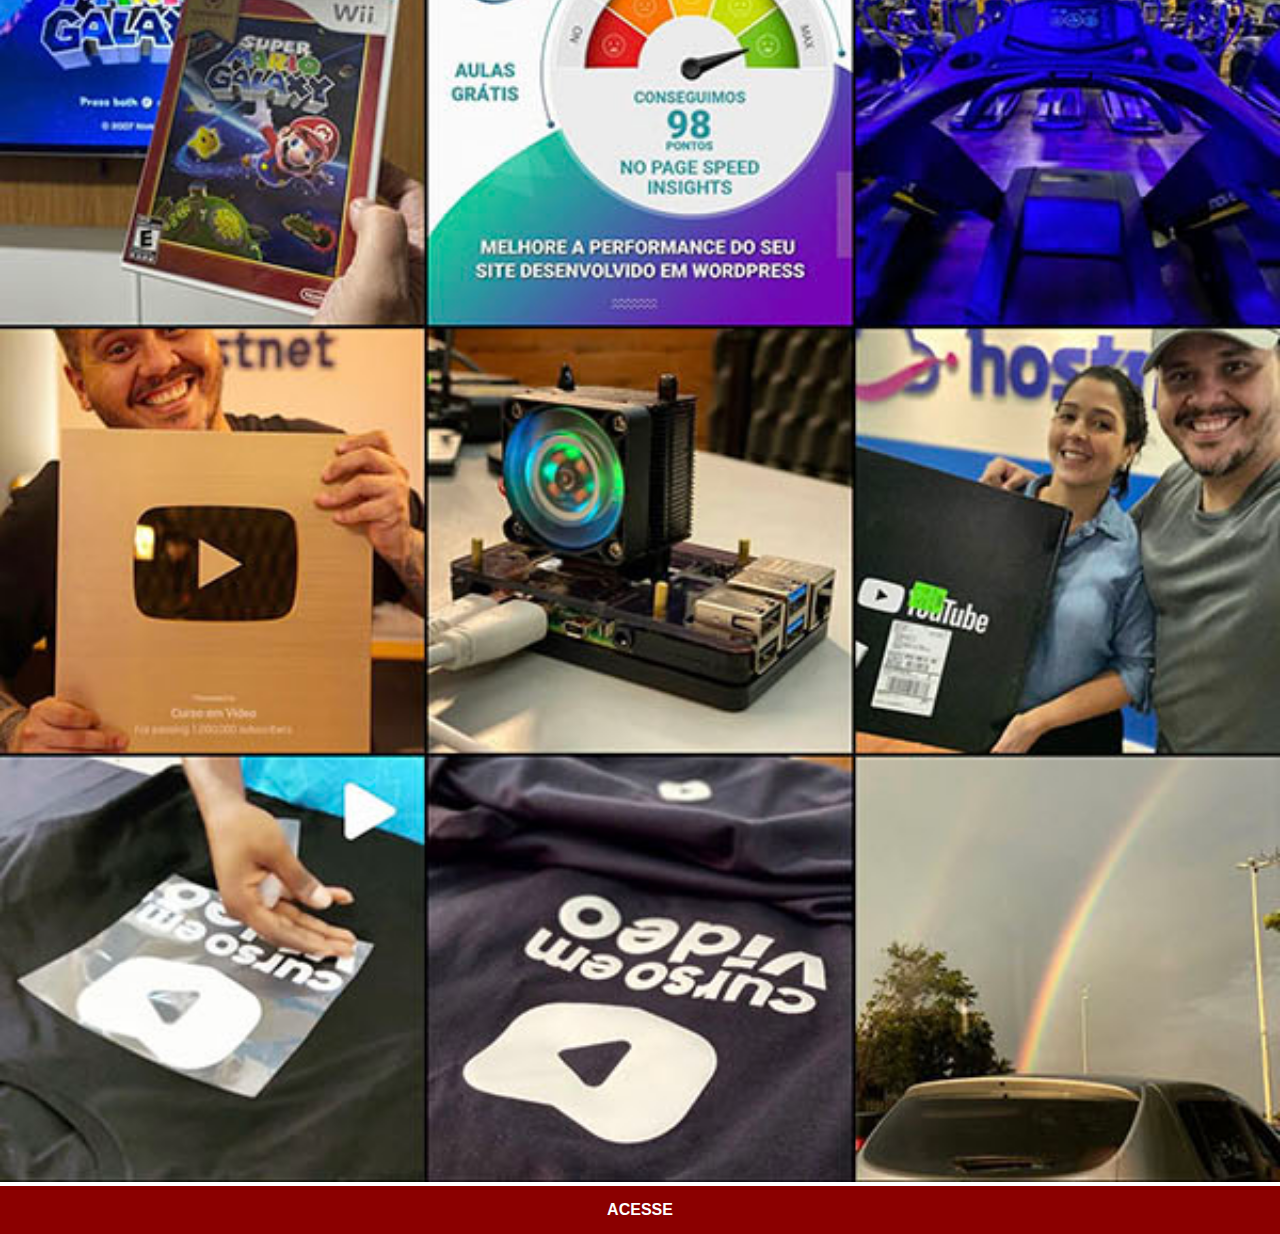
<file: instagram.html>
<!DOCTYPE html>
<html lang="pt-br">
<head>
    <meta charset="UTF-8">
    <meta name="viewport" content="width=device-width, initial-scale=1.0">
    <title>YouTube</title>
    <link rel="stylesheet" href="estilos/social.css">

</head>
<body>
    <img src="imagens/tela-instagram.jpg" alt="Instagram">
    <a href="https://www.instagram.com/gustavoguanabara/" target="_blank">ACESSE</a>
</body>
</html>
</file>
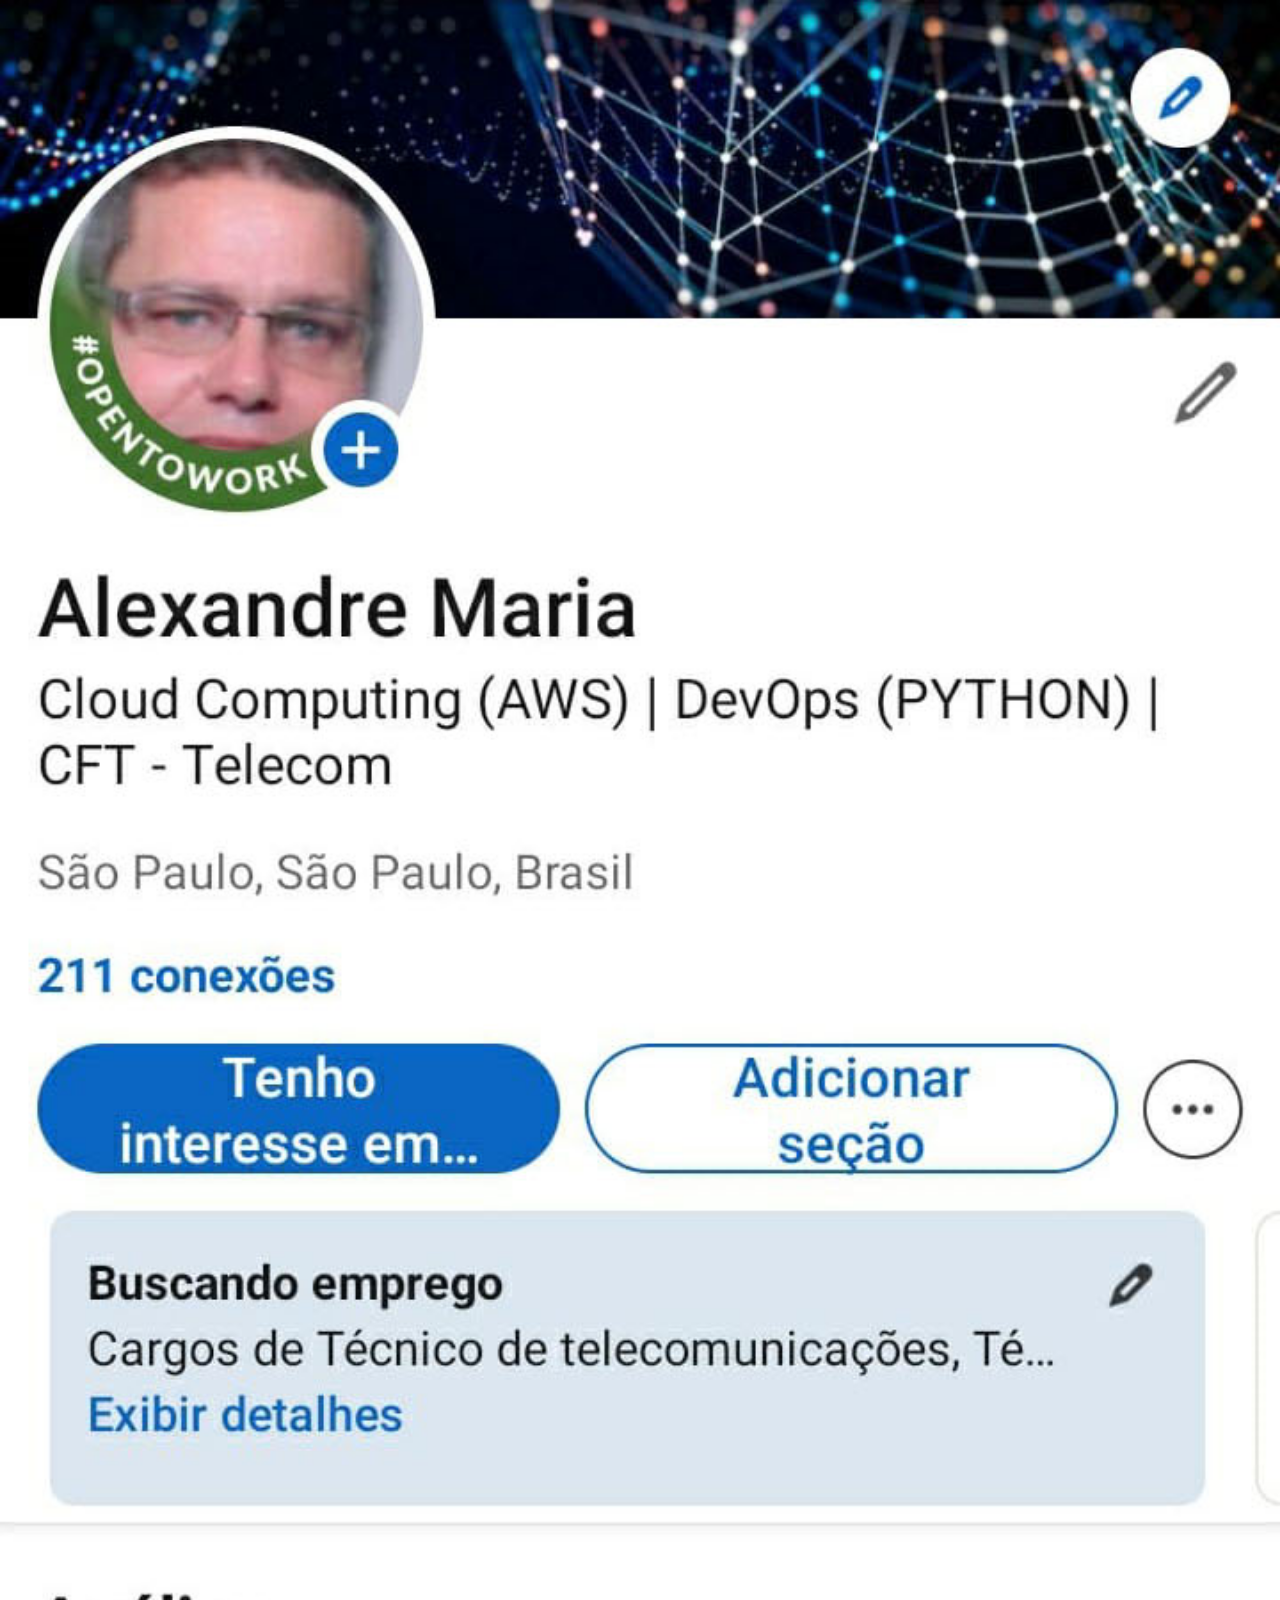
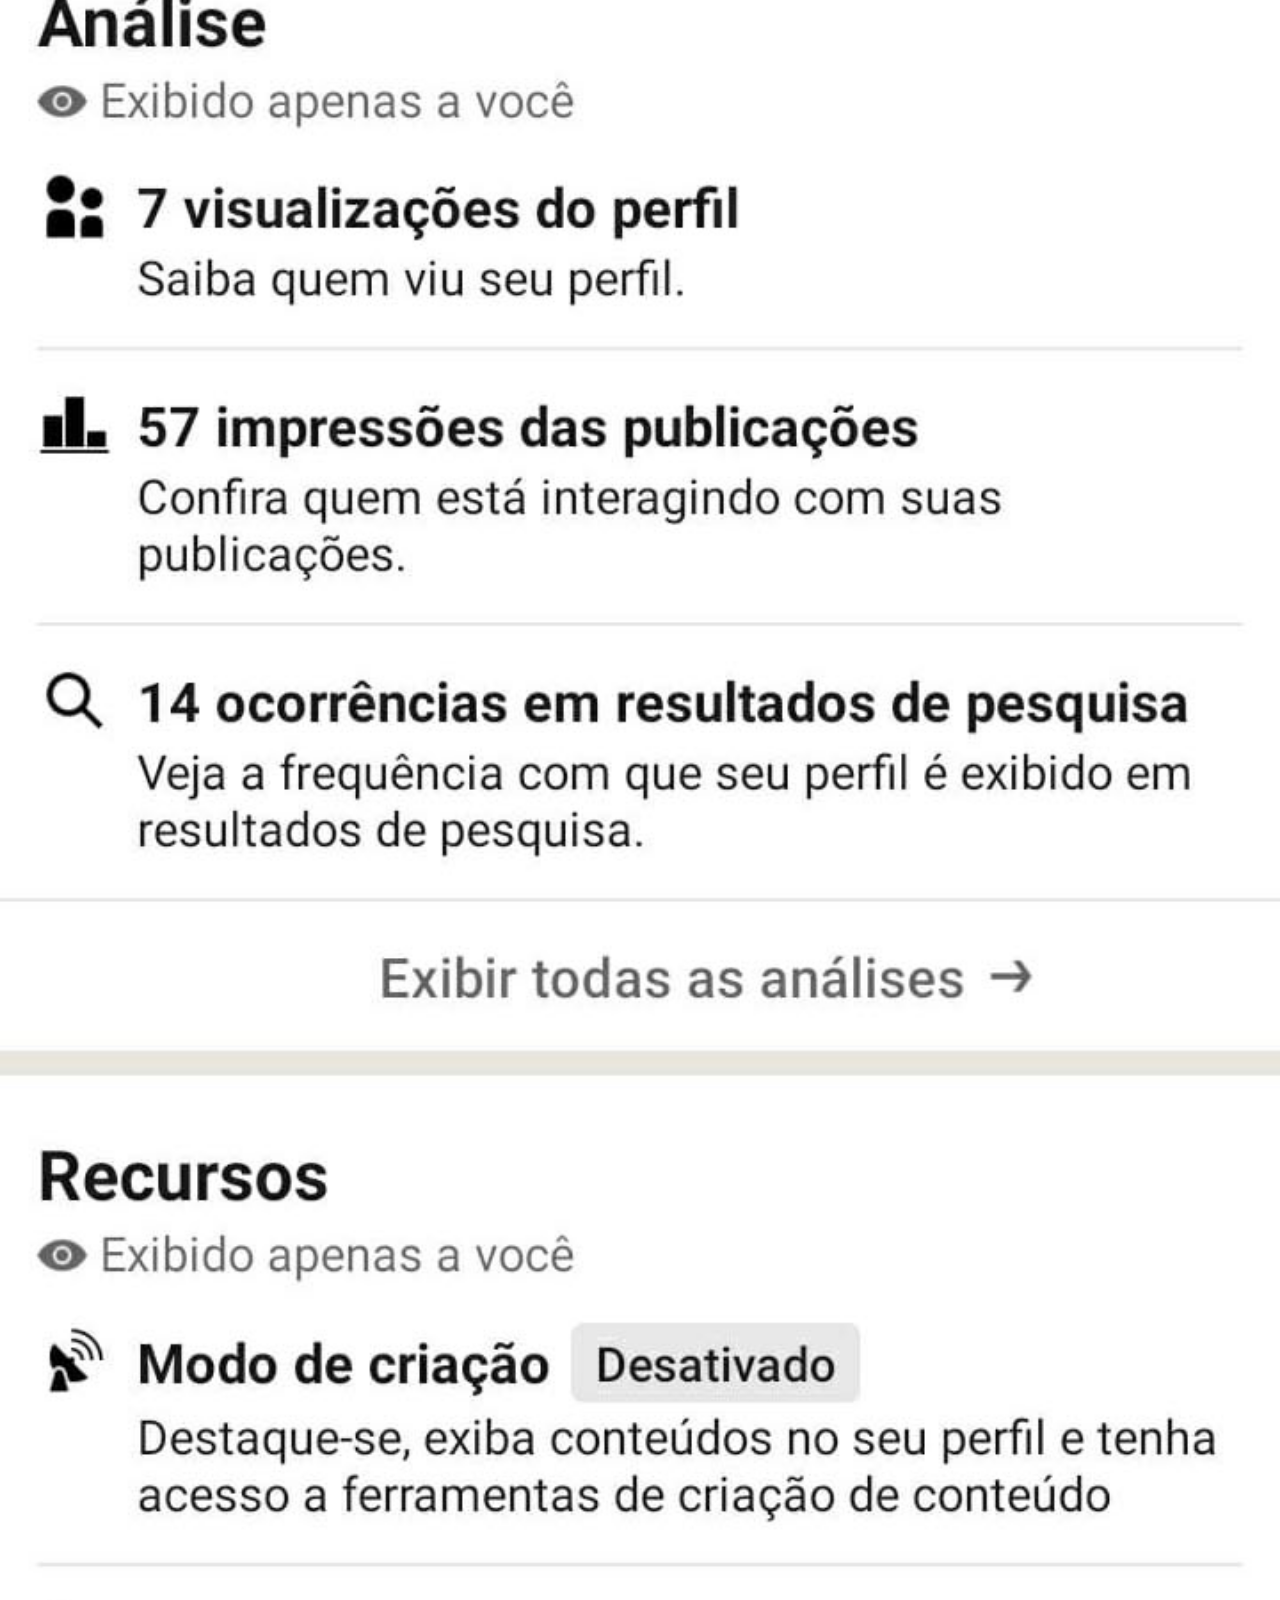
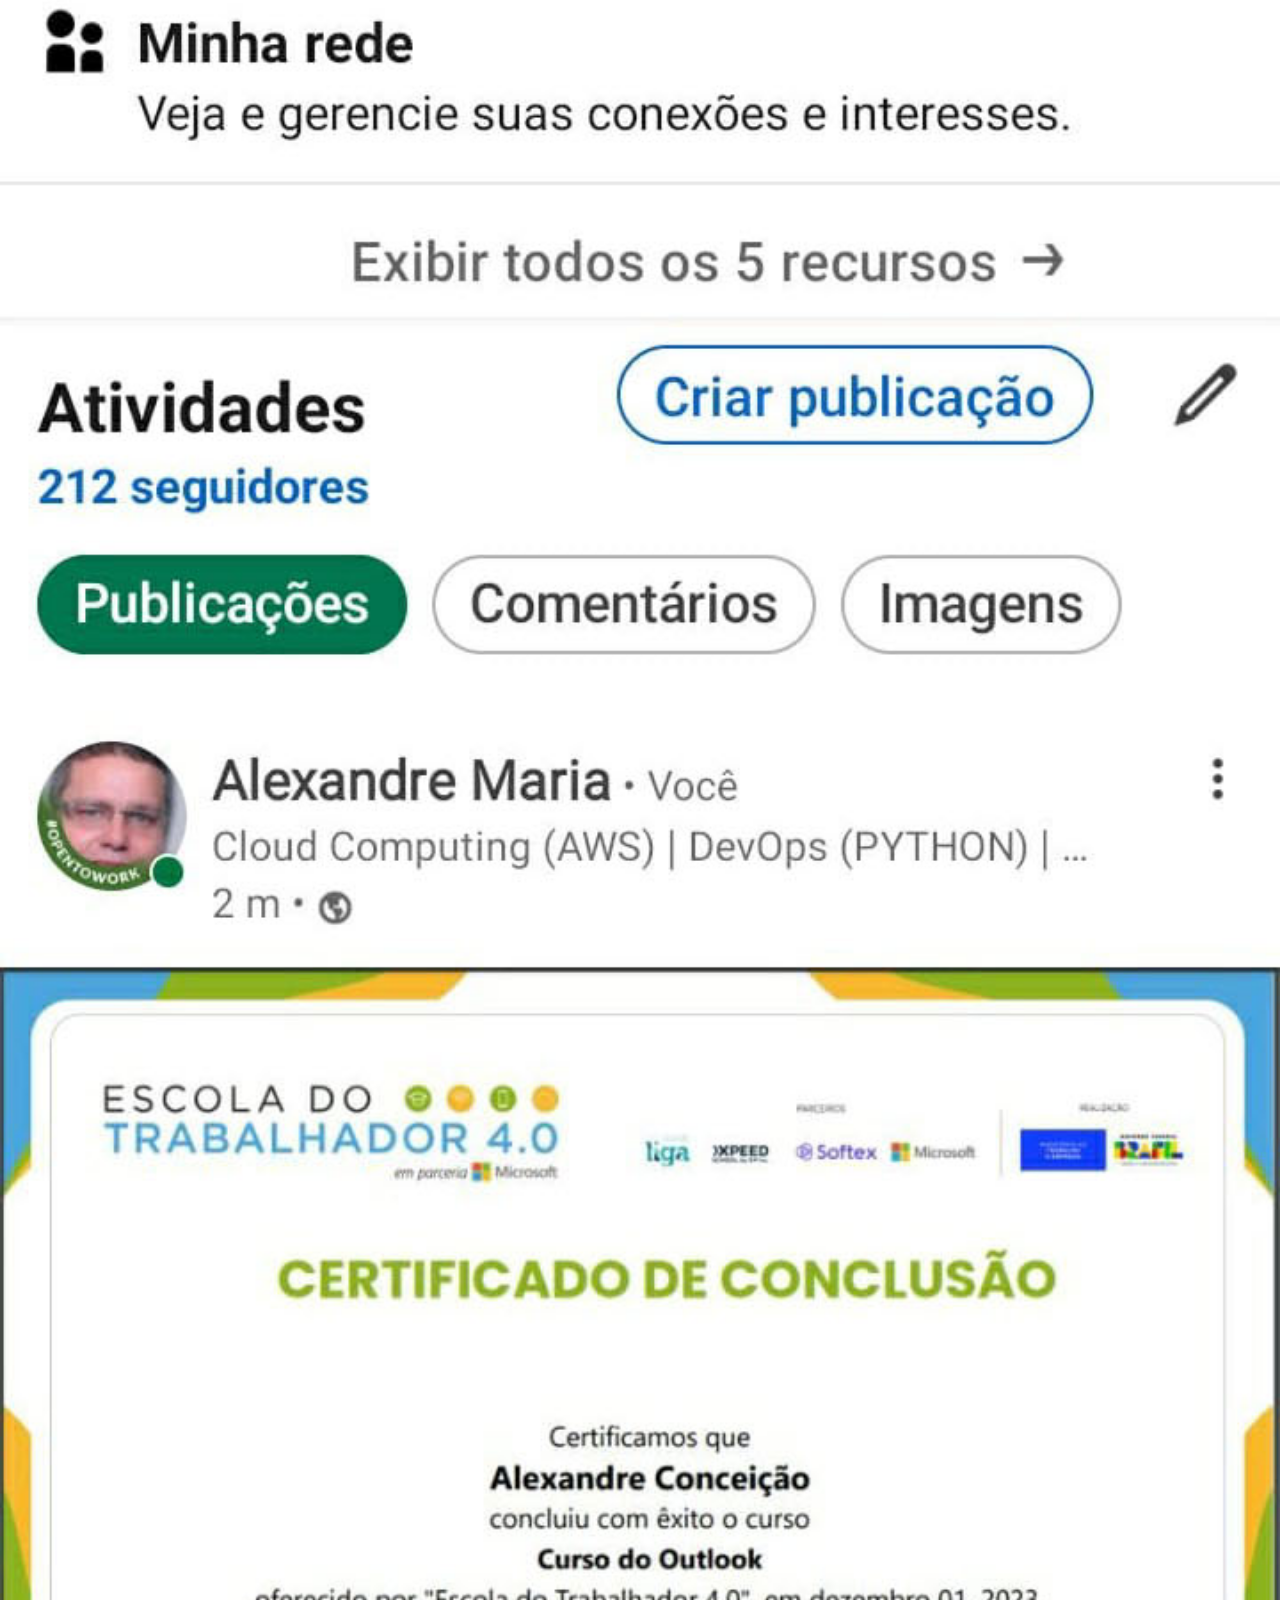
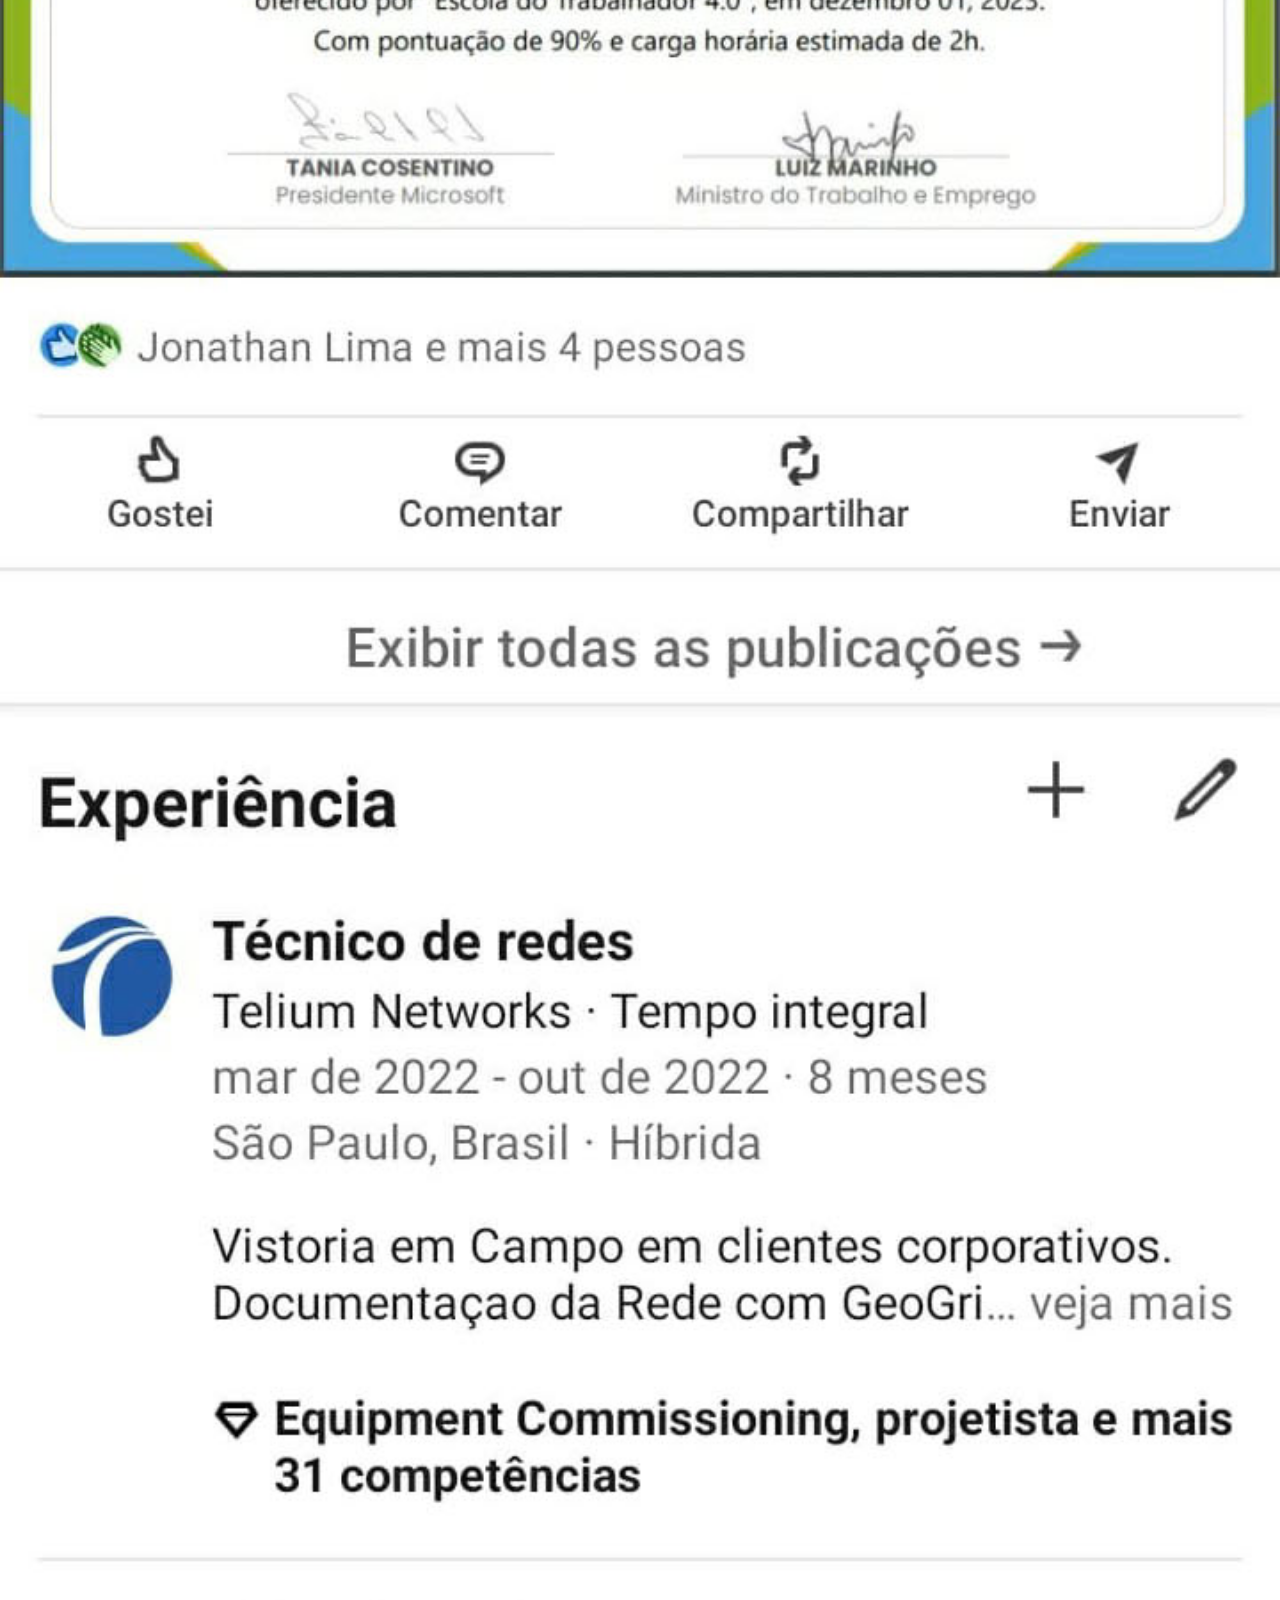
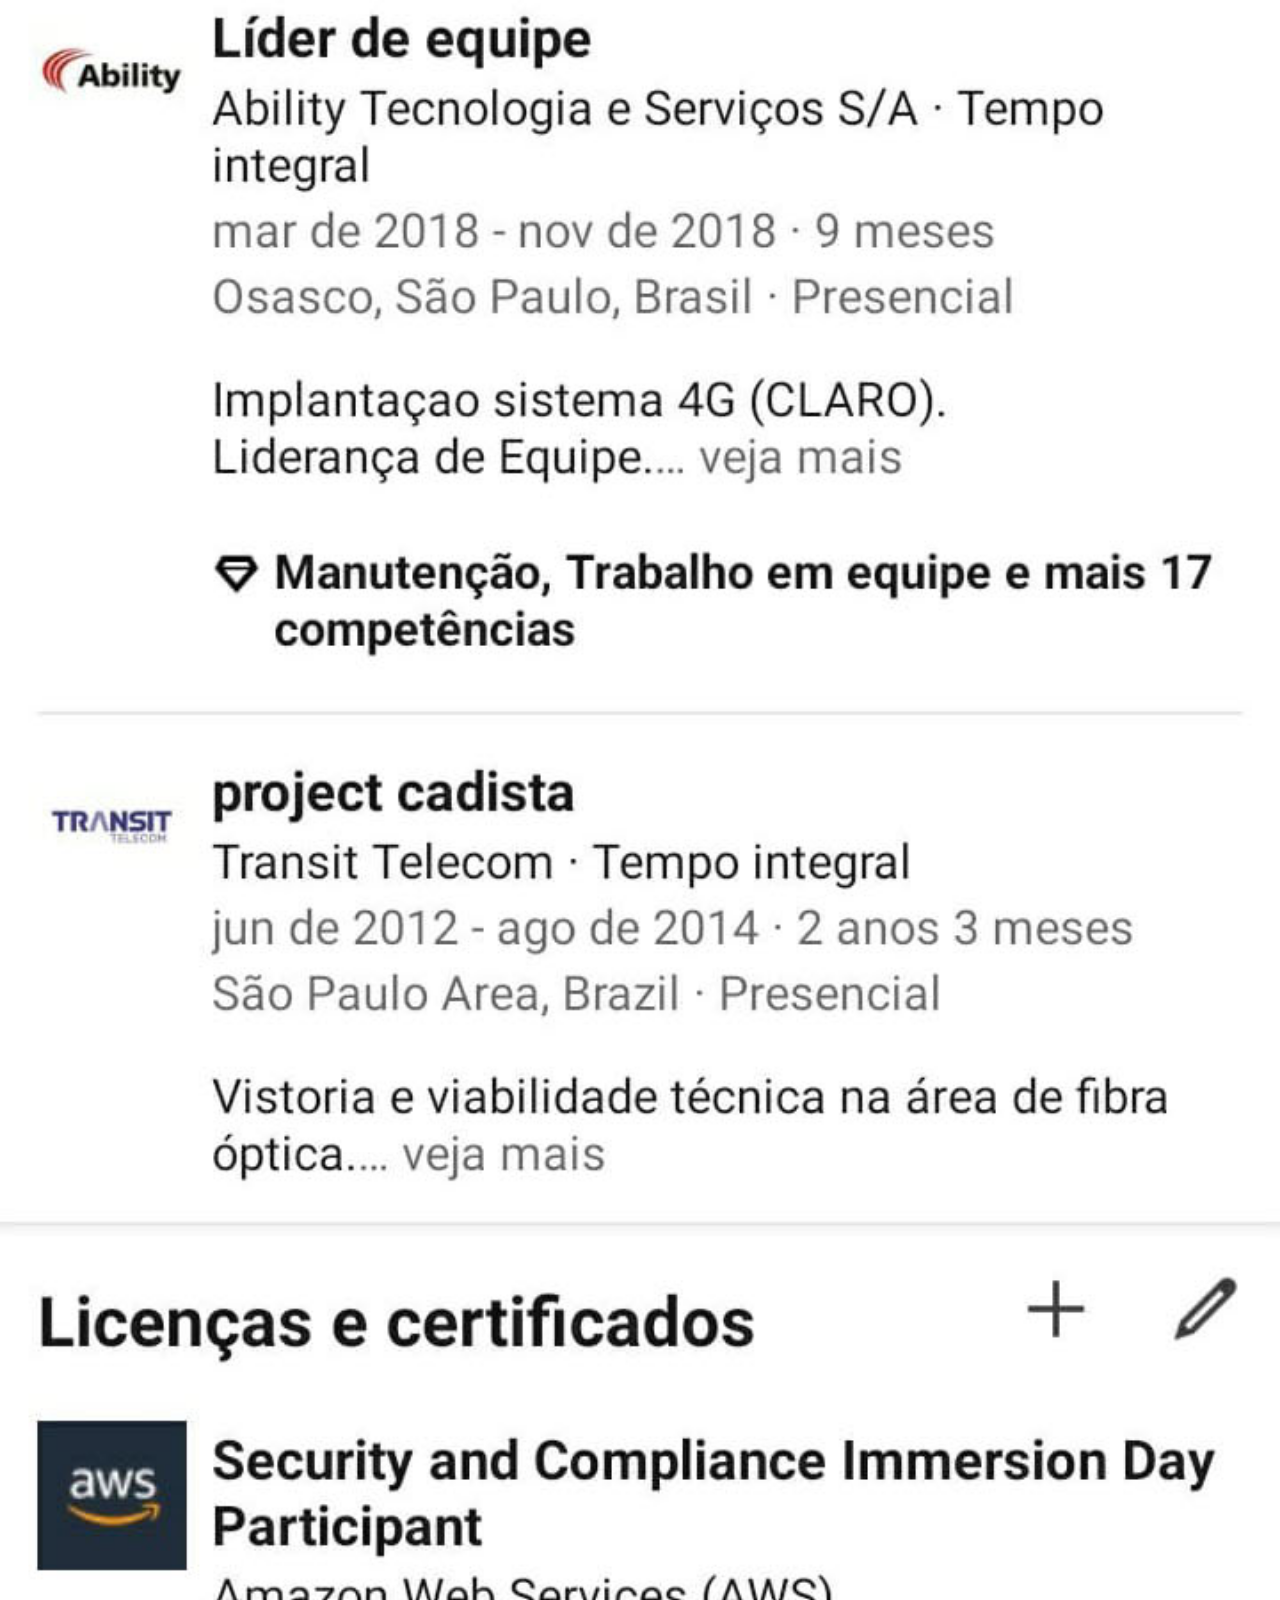
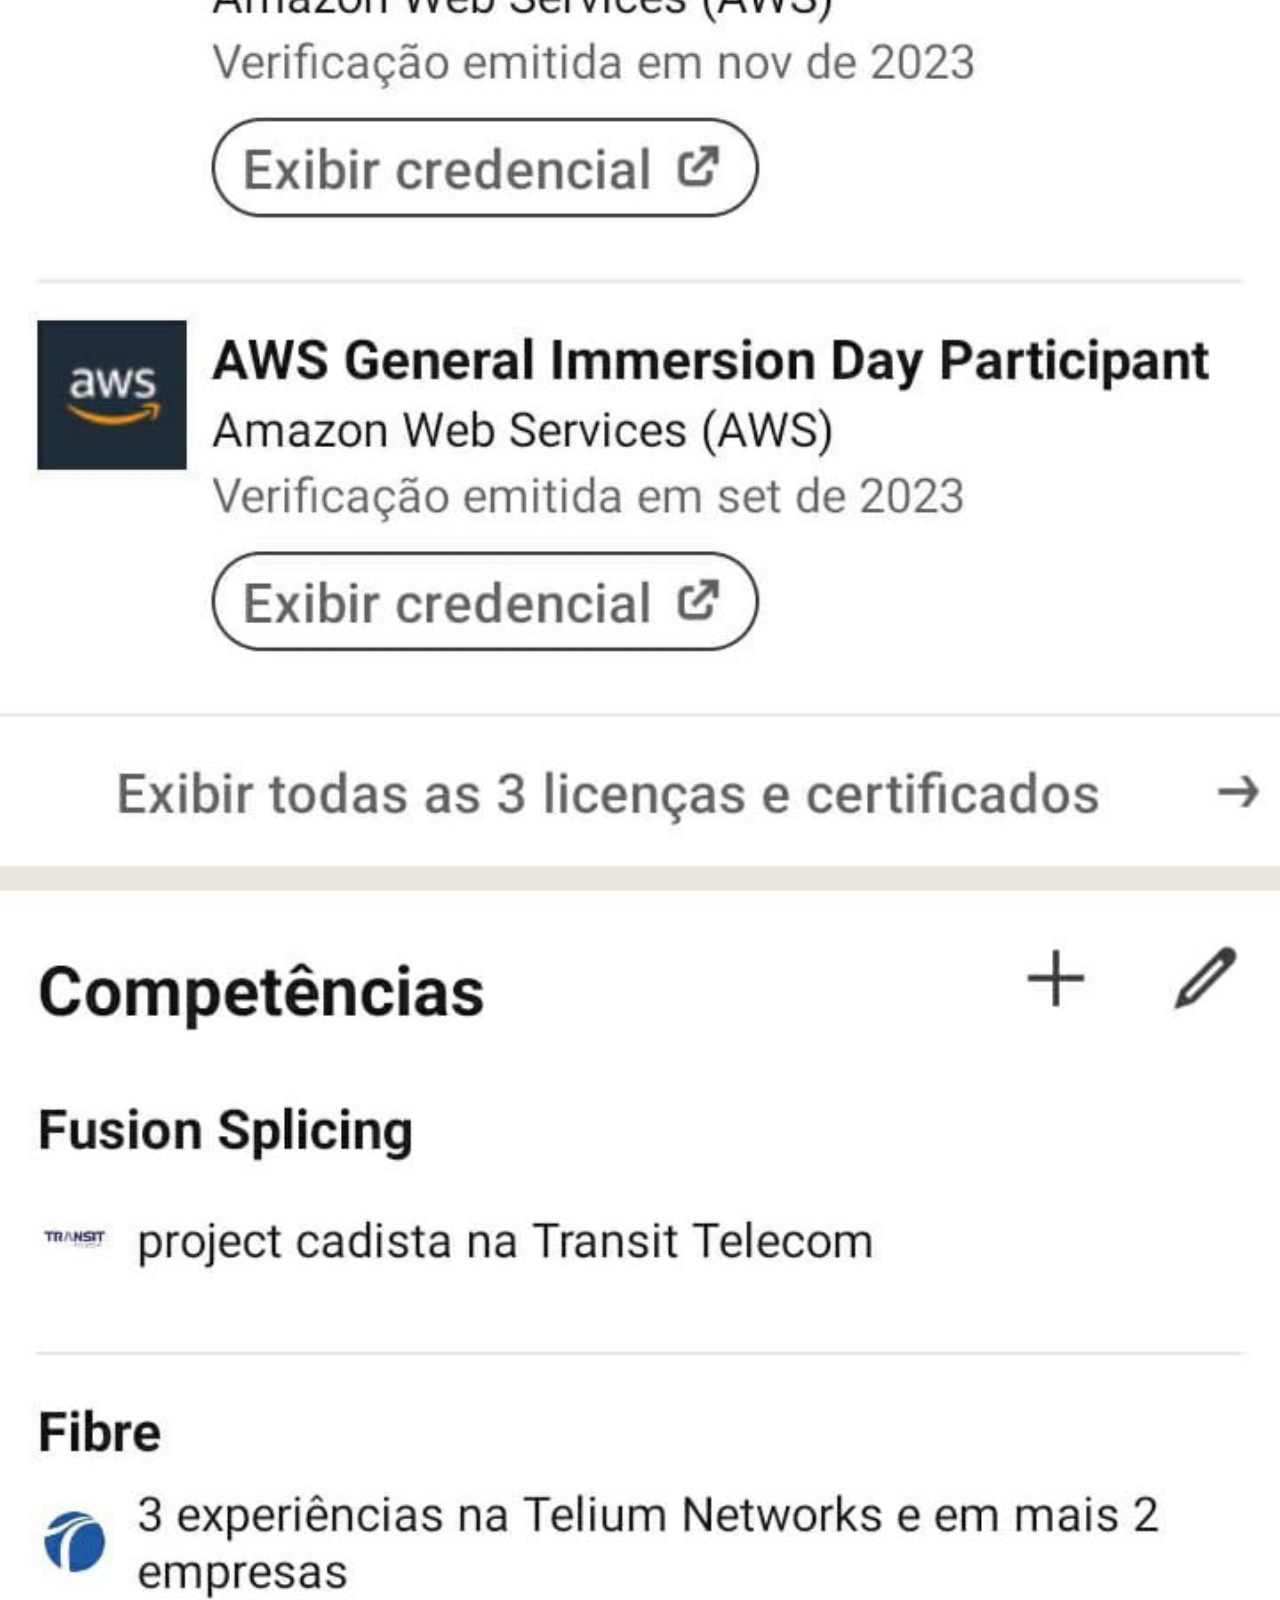
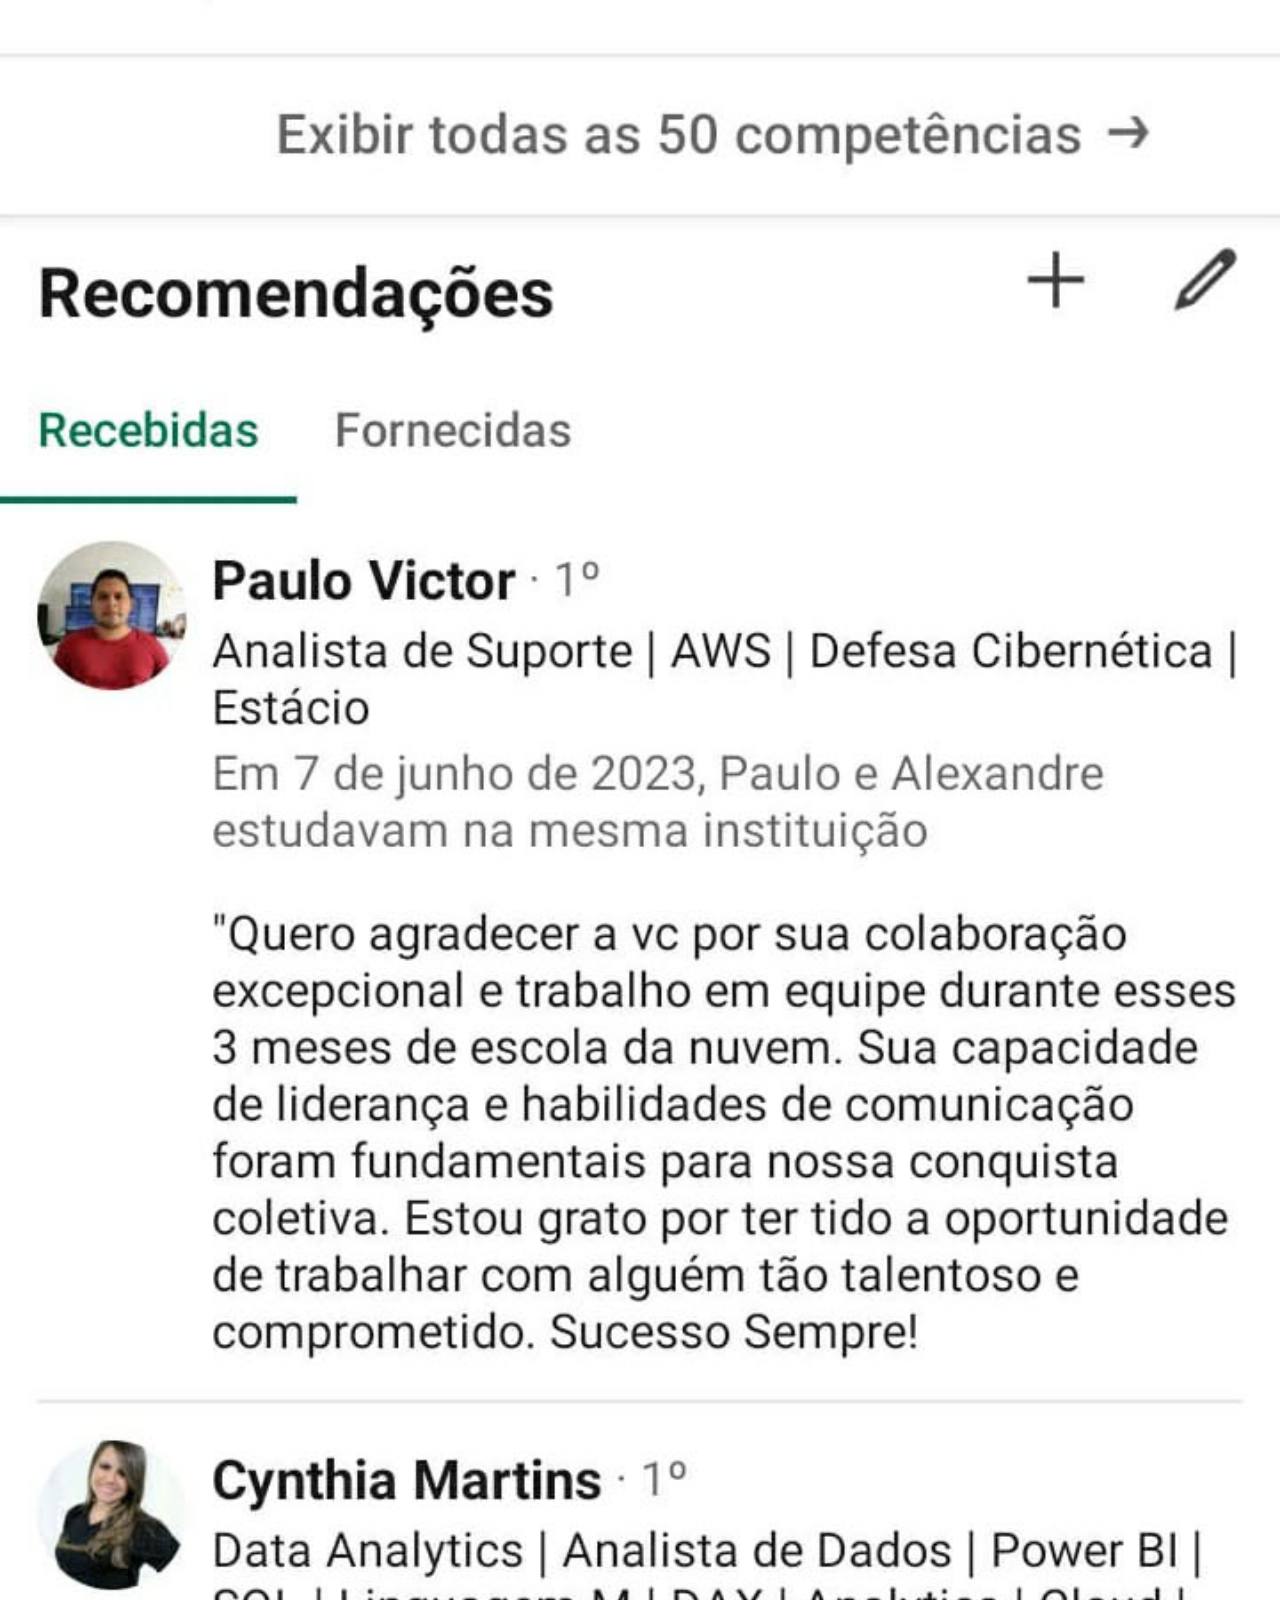
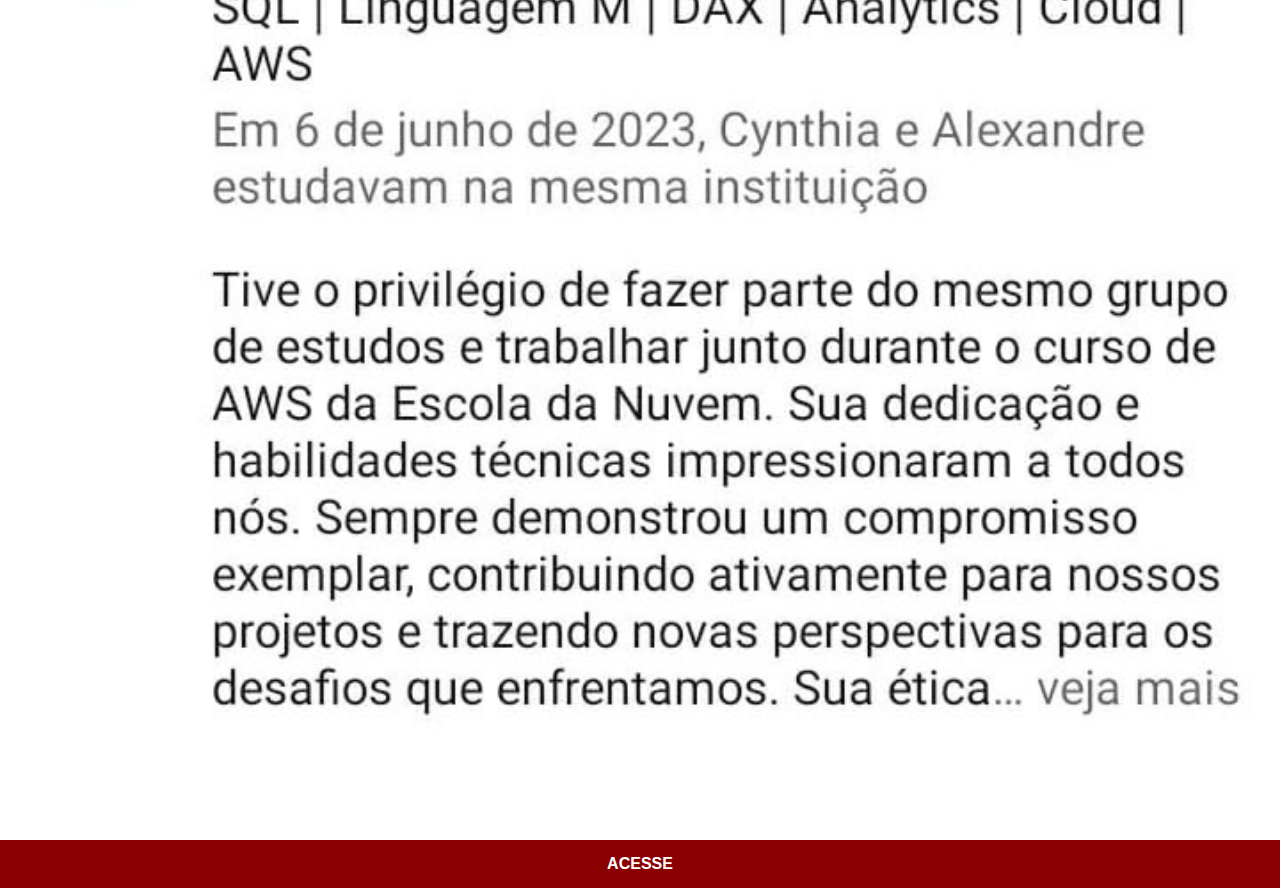
<file: linkedin.html>
<!DOCTYPE html>
<html lang="pt-br">
<head>
    <meta charset="UTF-8">
    <meta name="viewport" content="width=device-width, initial-scale=1.0">
    <title>YouTube</title>
    <link rel="stylesheet" href="estilos/social.css">

</head>
<body>
    <img src="imagens/tela-linkedin-eu.jpg" alt="Linkedin">
    <a href="https://www.linkedin.com/in/alexandre-maria-38411414/" target="_blank">ACESSE</a>
</body>
</html>
</file>
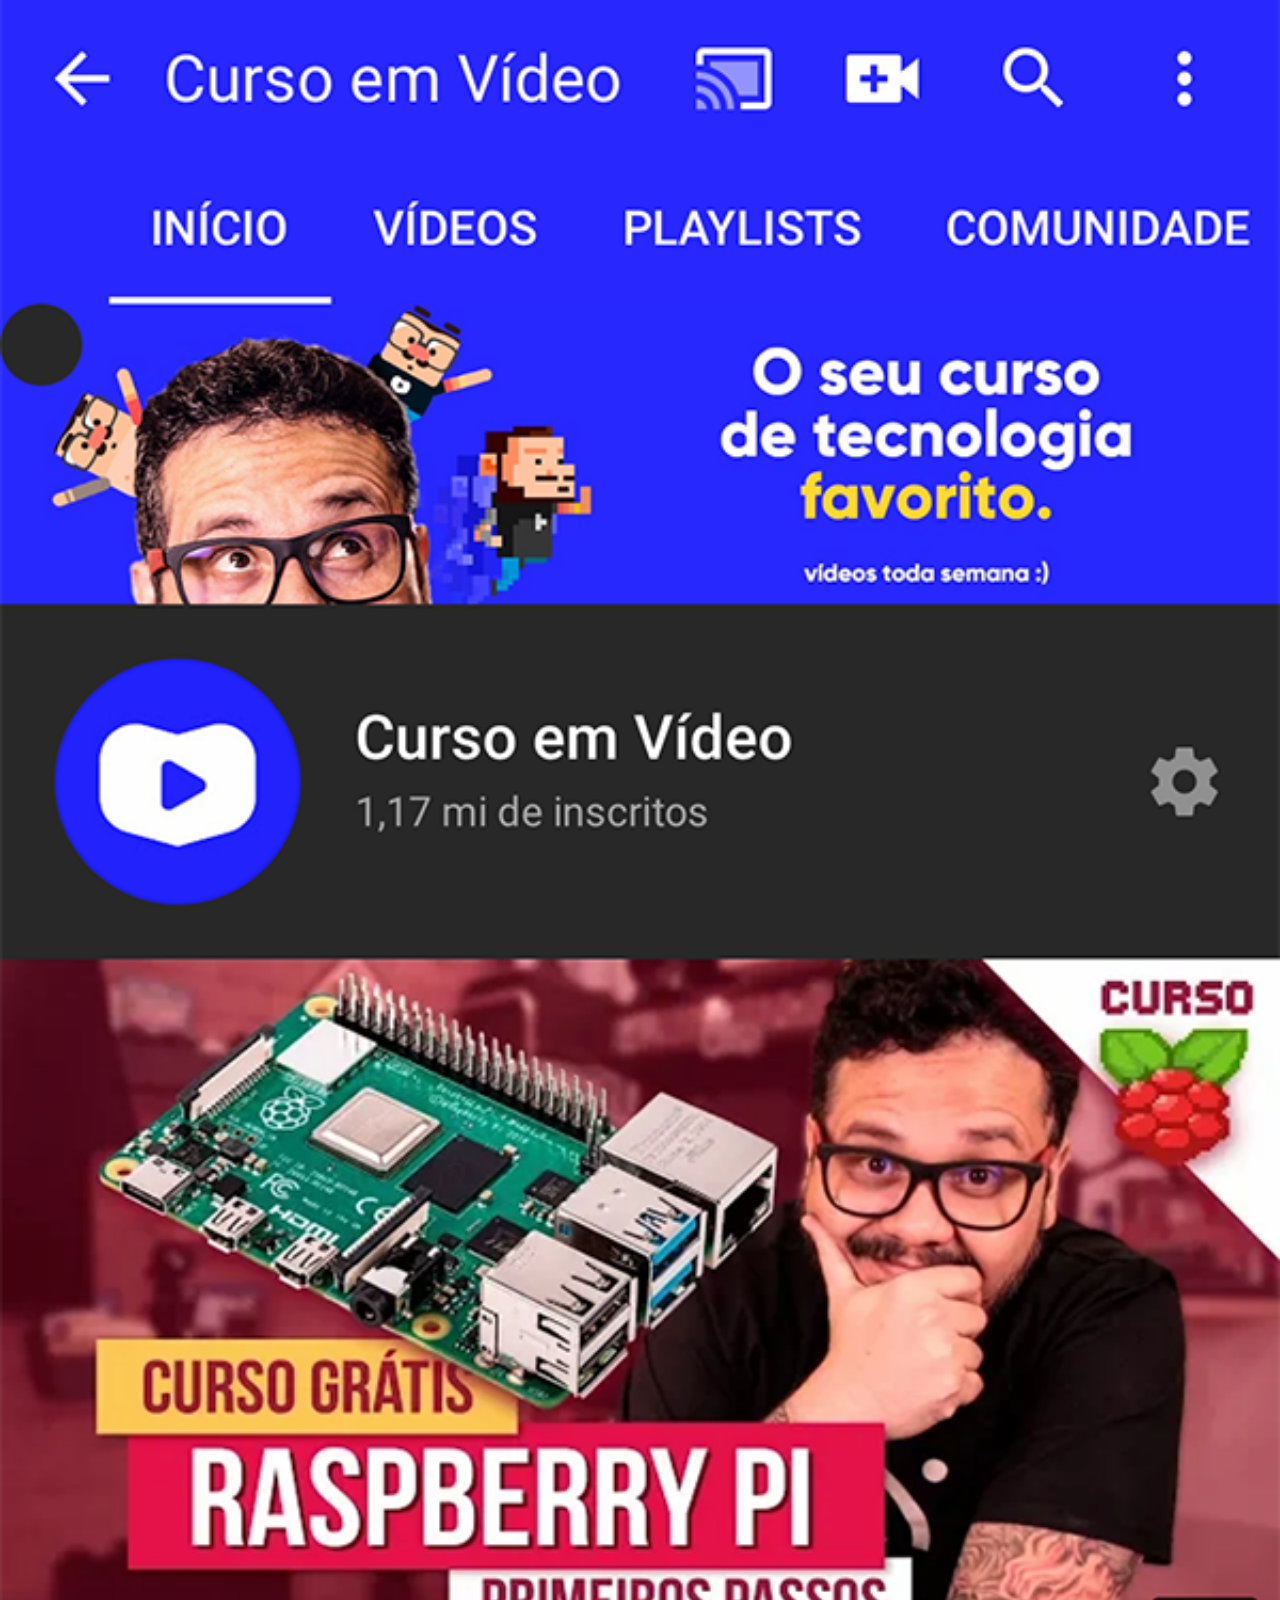
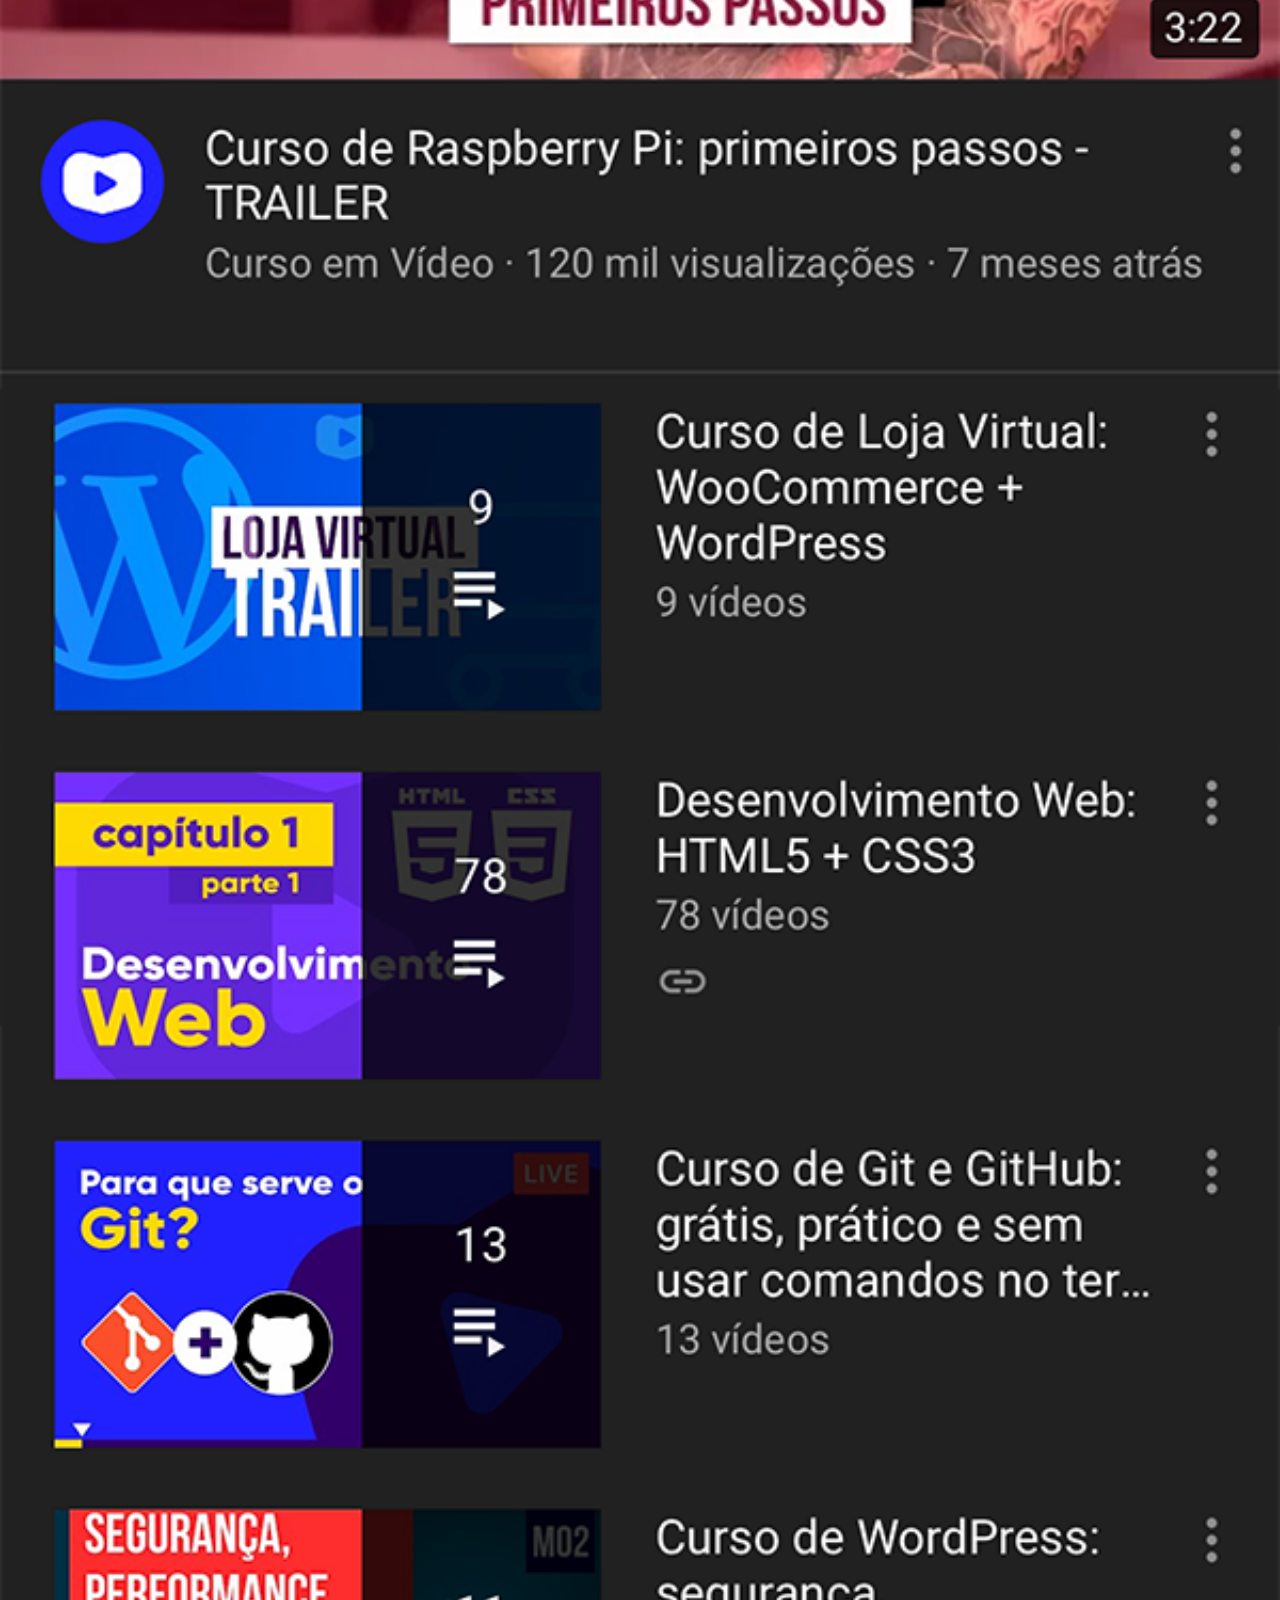
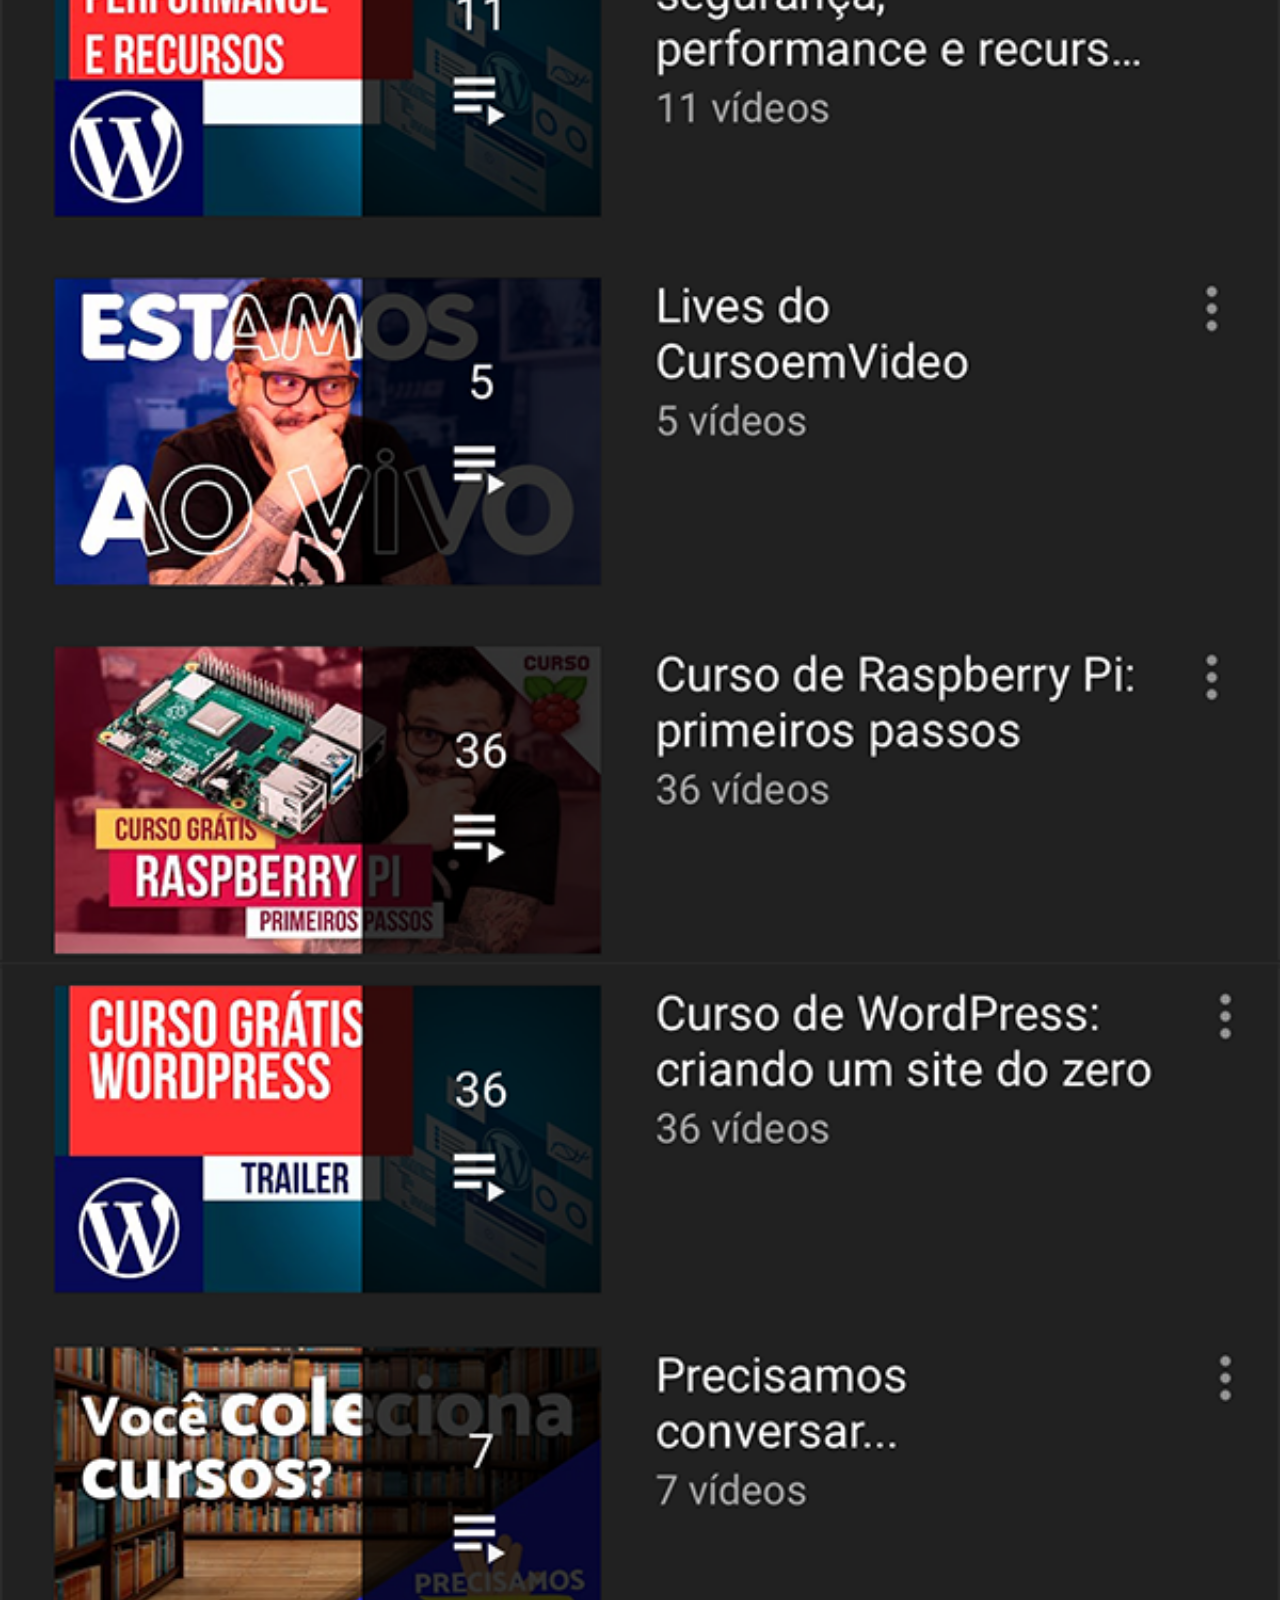
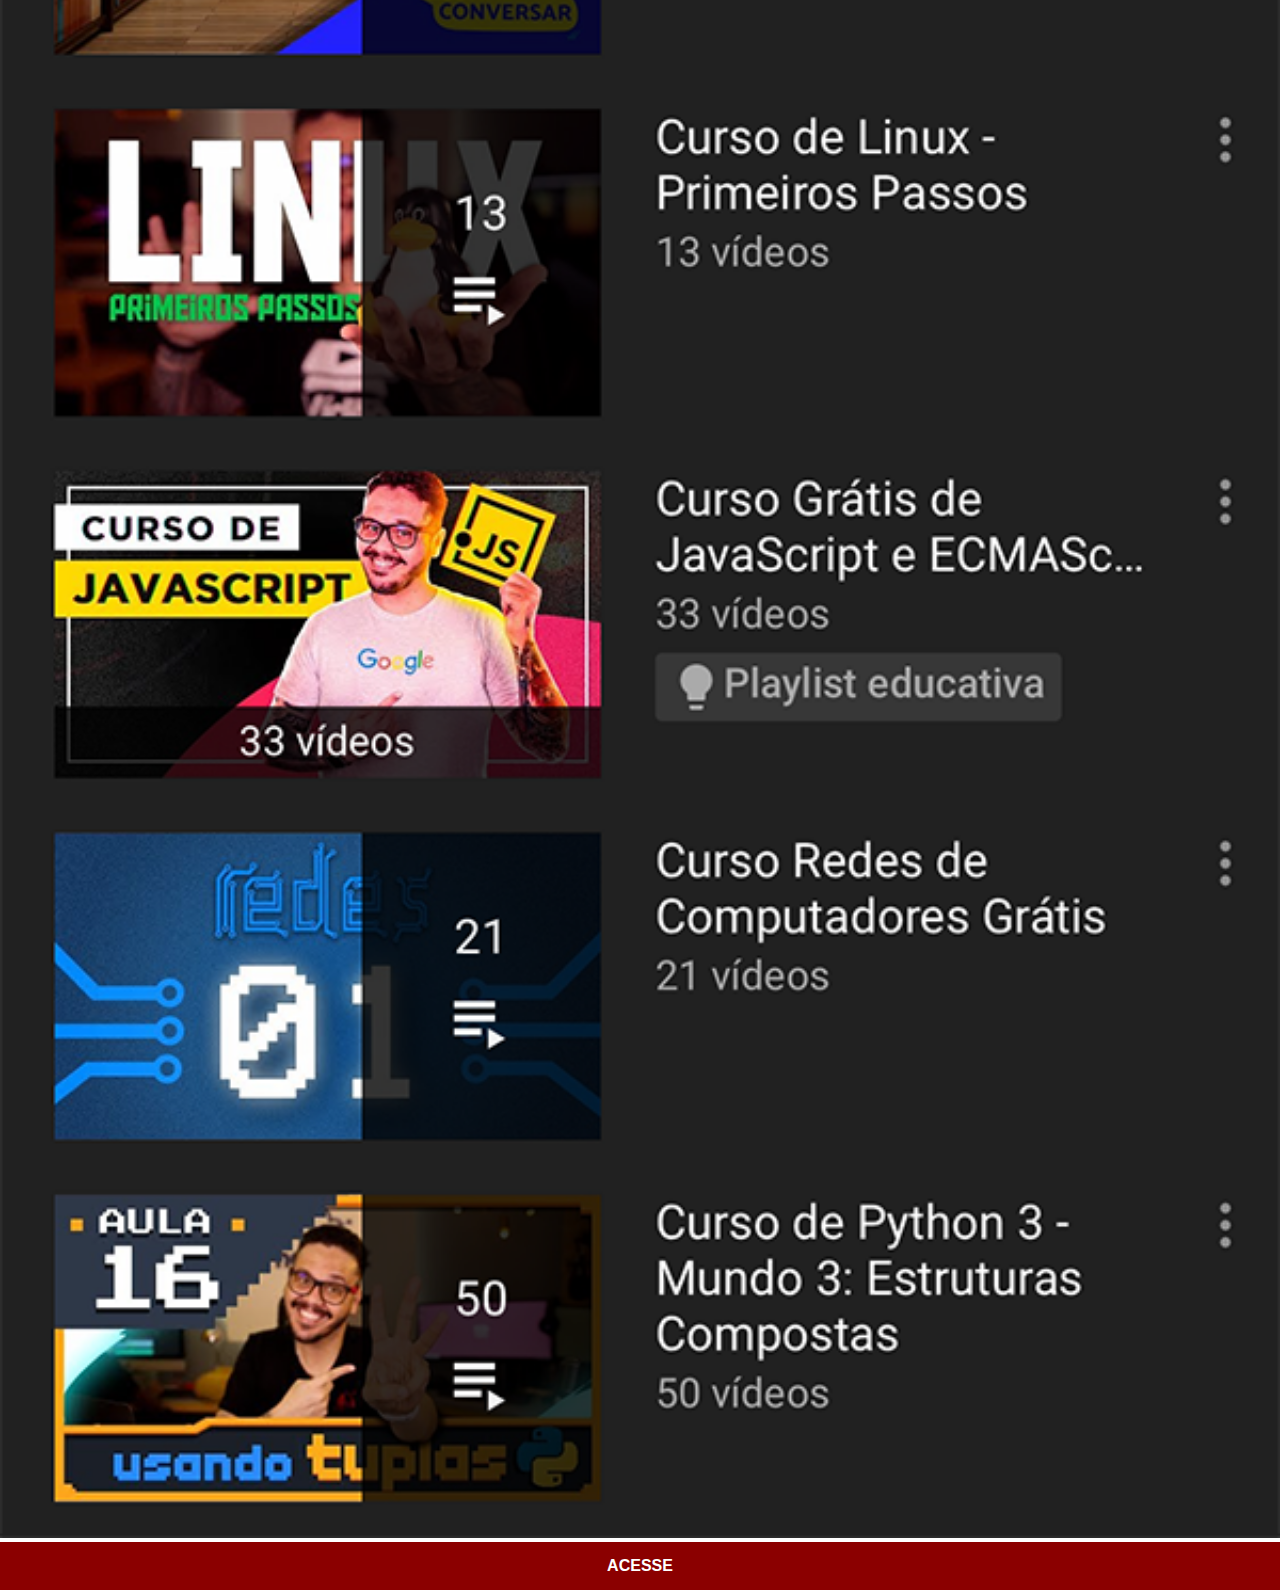
<file: youtube.html>
<!DOCTYPE html>
<html lang="pt-br">
<head>
    <meta charset="UTF-8">
    <meta name="viewport" content="width=device-width, initial-scale=1.0">
    <title>YouTube</title>
    <link rel="stylesheet" href="estilos/social.css">

</head>
<body>
    <img src="imagens/tela-youtube.png" alt="YouTube">
    <a href="https://www.youtube.com/@CursoemVideo/playlists" target="_blank">ACESSE</a>
</body>
</html>
</file>
<file: estilos/style.css>
@charset "UTF-8";

* {
    margin: 0px;
    padding: 0px;
    font-family: Arial, Helvetica, sans-serif;
}
html, body {
    height: 100vh;
    width: 100vw;
    background-color: black;
}
body {
    background: url(../imagens/fundo-madeira.jpg) no-repeat top center;
    background-size: cover;
    background-attachment: fixed;
}
main {
    height: 100vh;
    position: relative;
    
}
section#telefone {
    position: absolute;
    top: 50%;
    left: 40%;
    transform: translate(-50%, -50%);
    height: 625px;
    width: 308px;
    background: url(../imagens/frame-iphone.png) no-repeat;
    box-shadow: 1px 1px 5px rgb(0, 0, 0);
    border-radius: 50px;
}
iframe#tela {
    position: relative;
    top: 79px;
    left: 22px;
    width: 269px;
    height: 471px;
}
section#redes-sociais {
    text-align: right;
}
section#redes-sociais img {
    width: 50px;
    margin: 10px;
    border-radius: 50%;
    box-shadow: 2px 2px 5px black;
    box-sizing: border-box;
}
section#redes-sociais img:hover {
    border: 2px solid white;
    transform: translate(-3px, -3px);
    box-shadow: 5px 5px 10px black;
    transition: transform .5s, border 1s;
}
</file>
<file: estilos/social.css>
@charset "UTF-8";
* {
    margin: 0px;
    padding: 0px;
    font-family: Arial, Helvetica, sans-serif;
}
::-webkit-scrollbar {
    width: 0px;
    height: 0px;
}
img {
    width: 100vw;

}
a {
    display: block;
    background-color: darkred;
    color: white;
    padding: 15px;
    text-align: center;
    font-weight: bolder;
    text-decoration: none;
}
a:hover {
    background-color: red;
}
</file>
